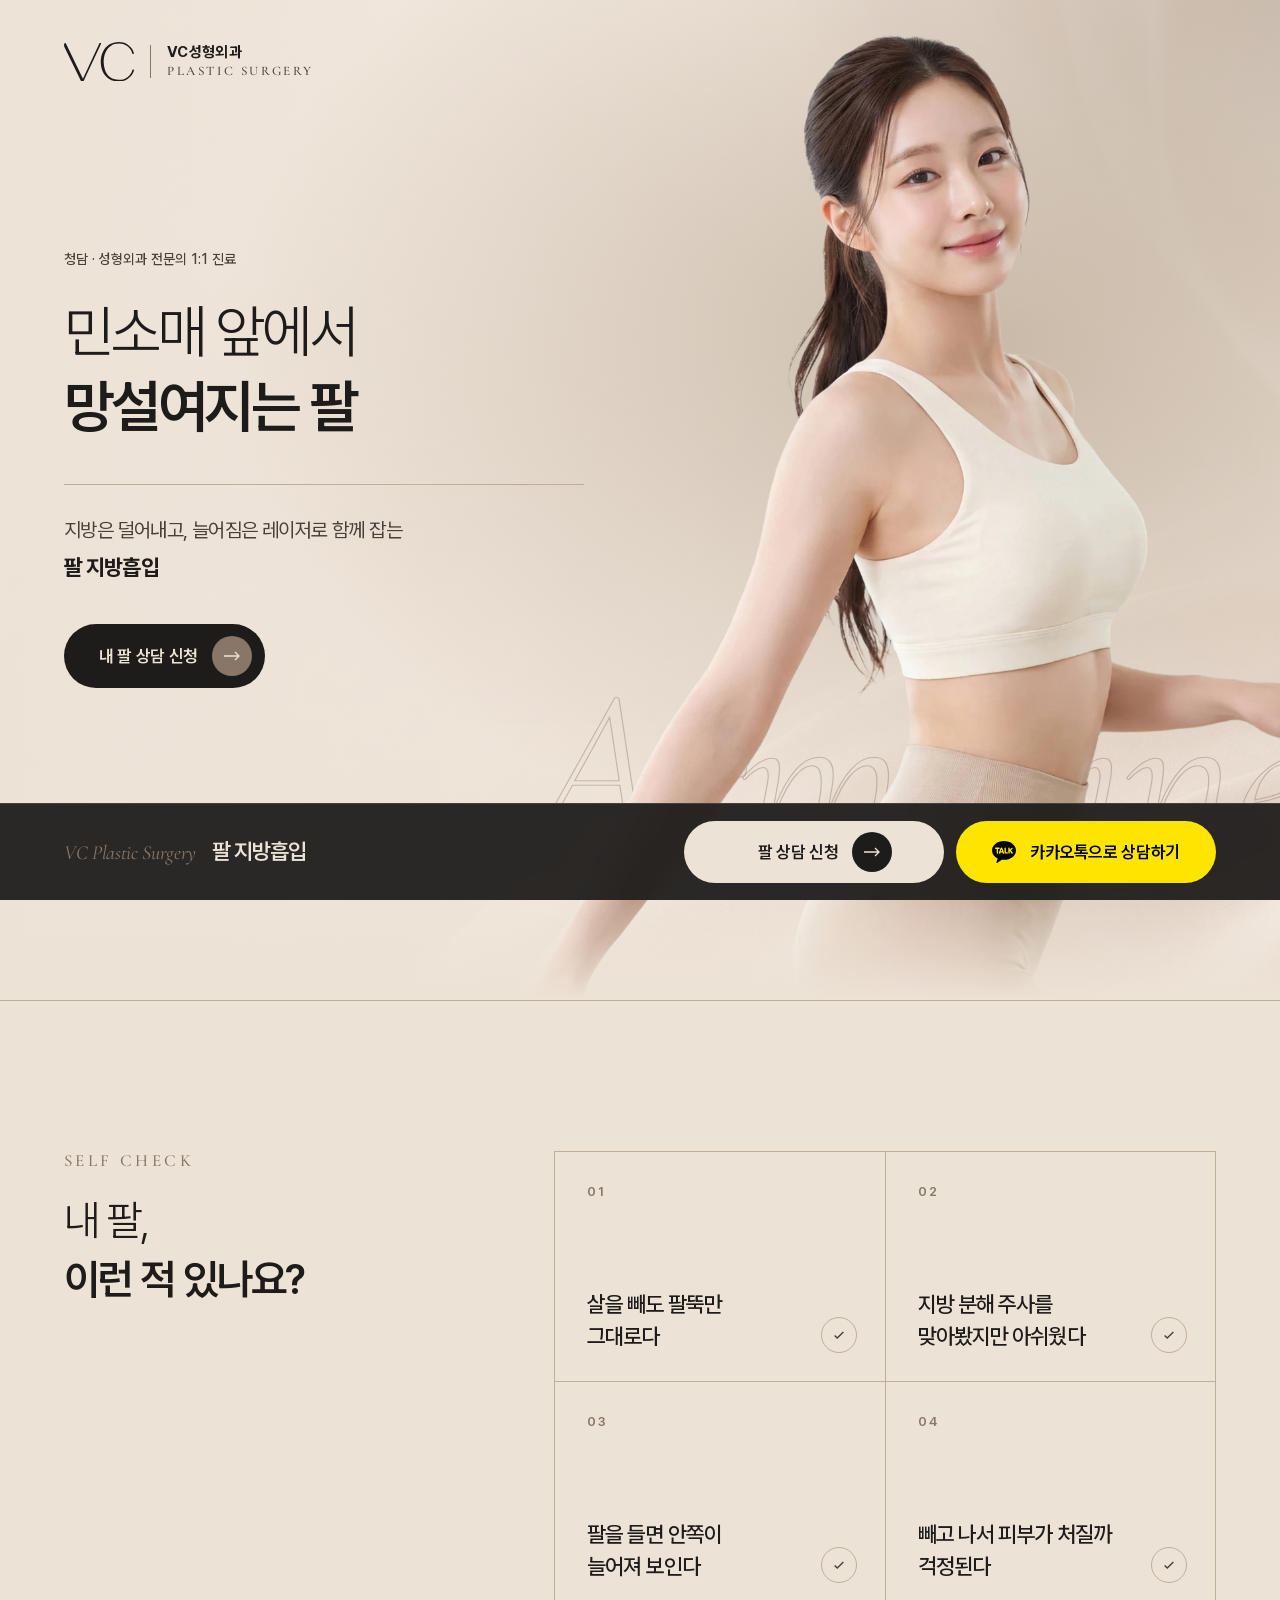
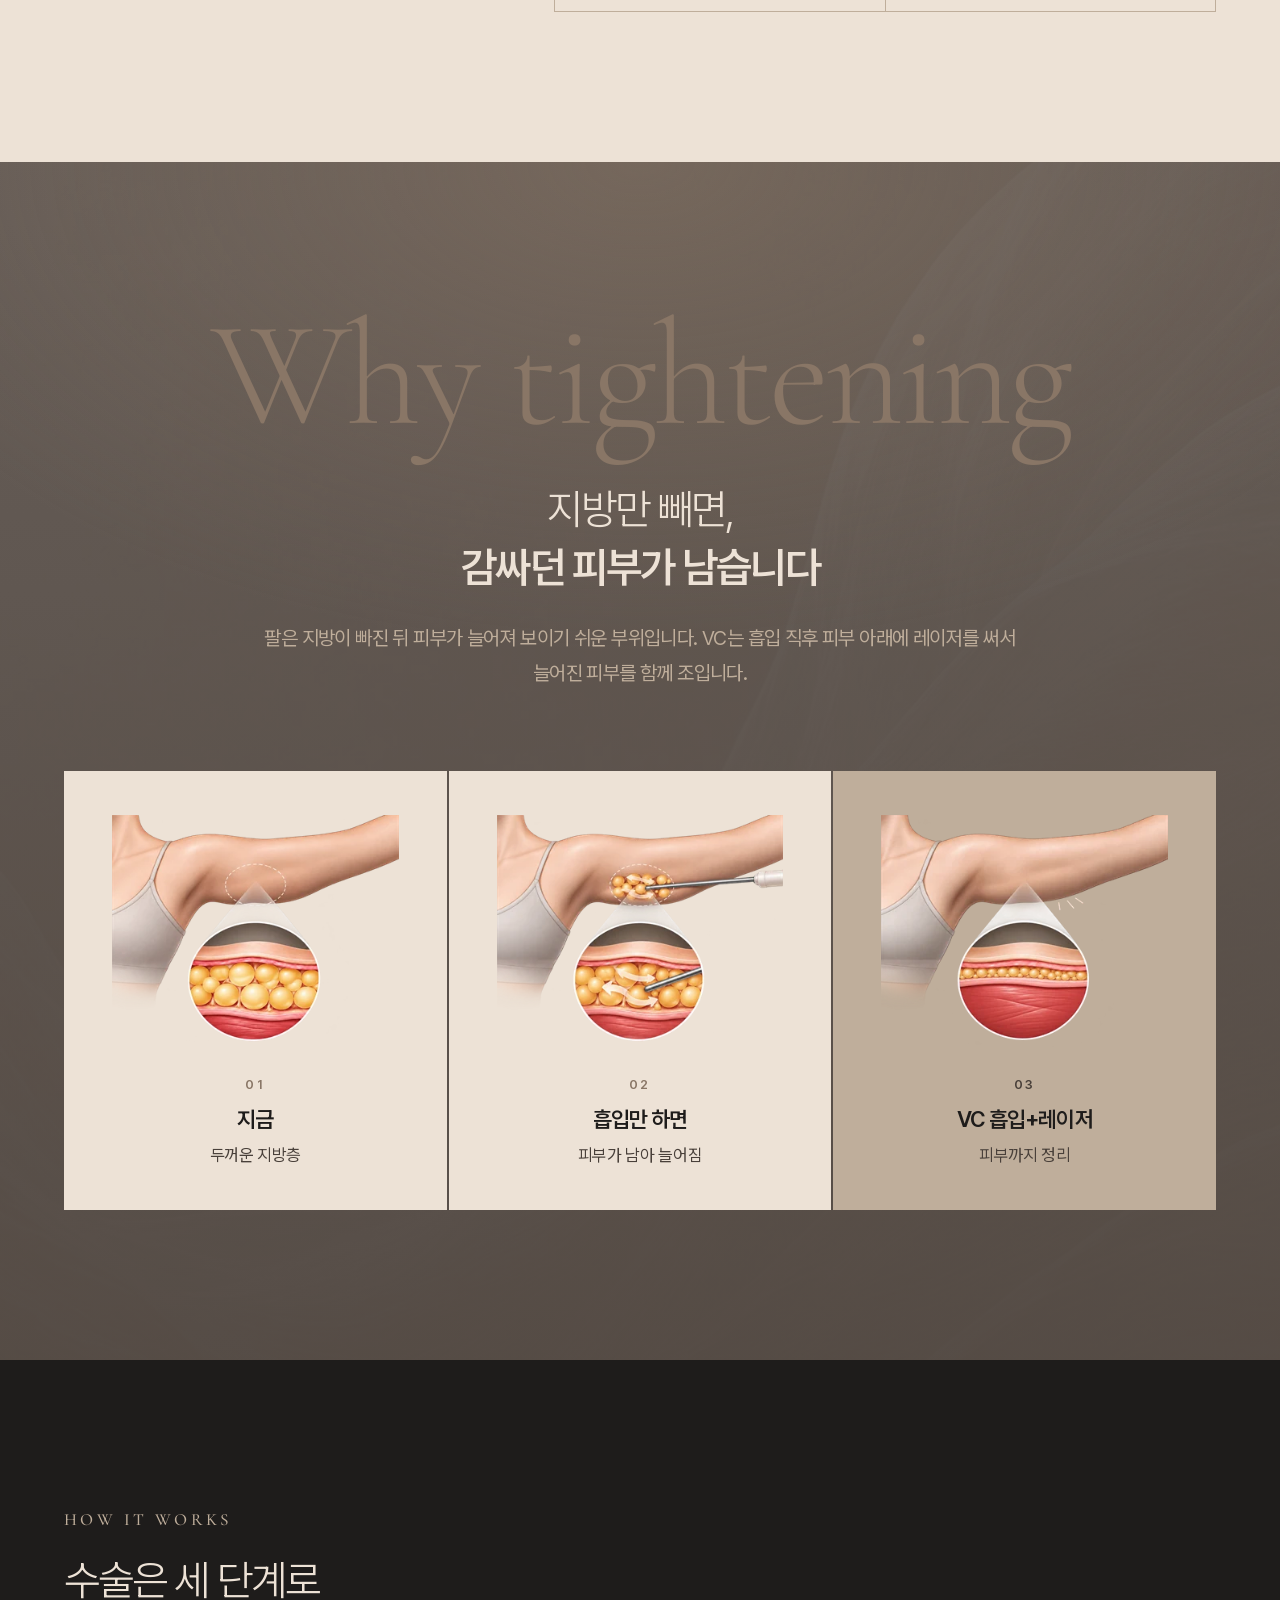
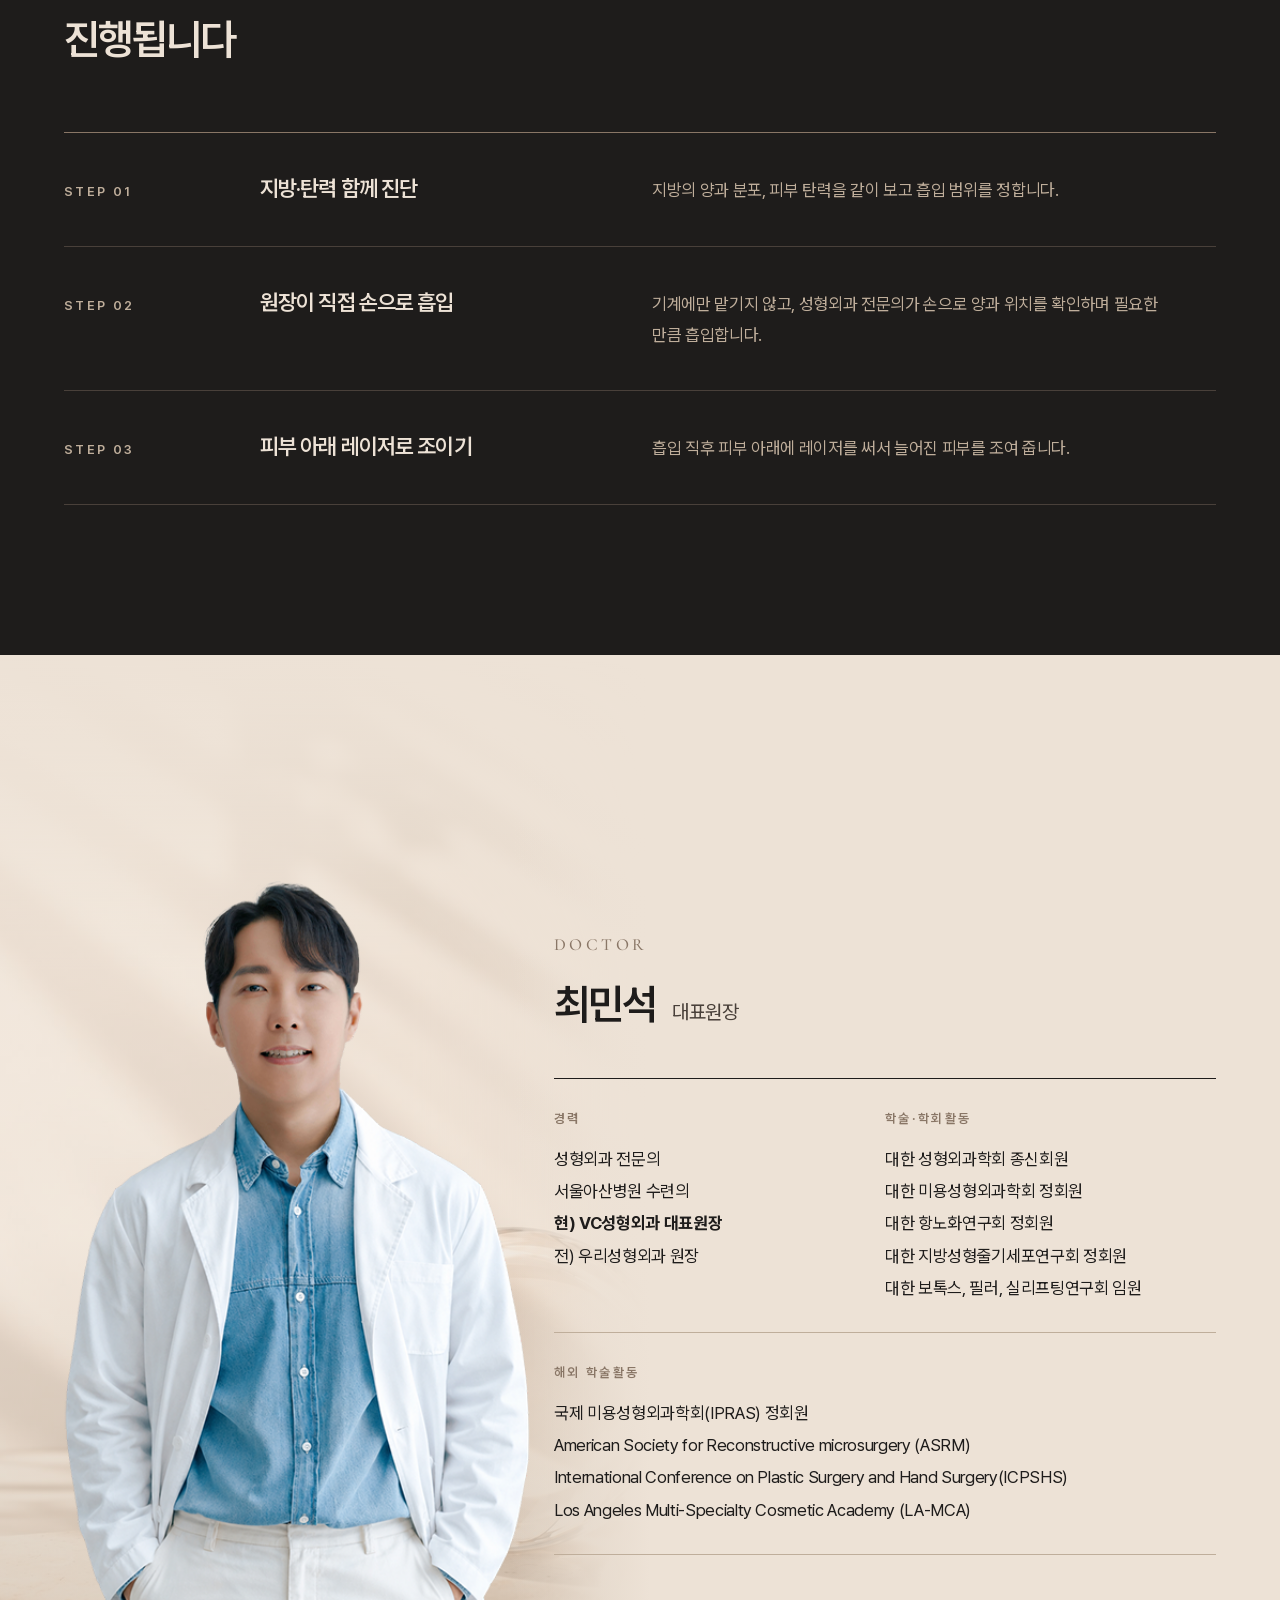
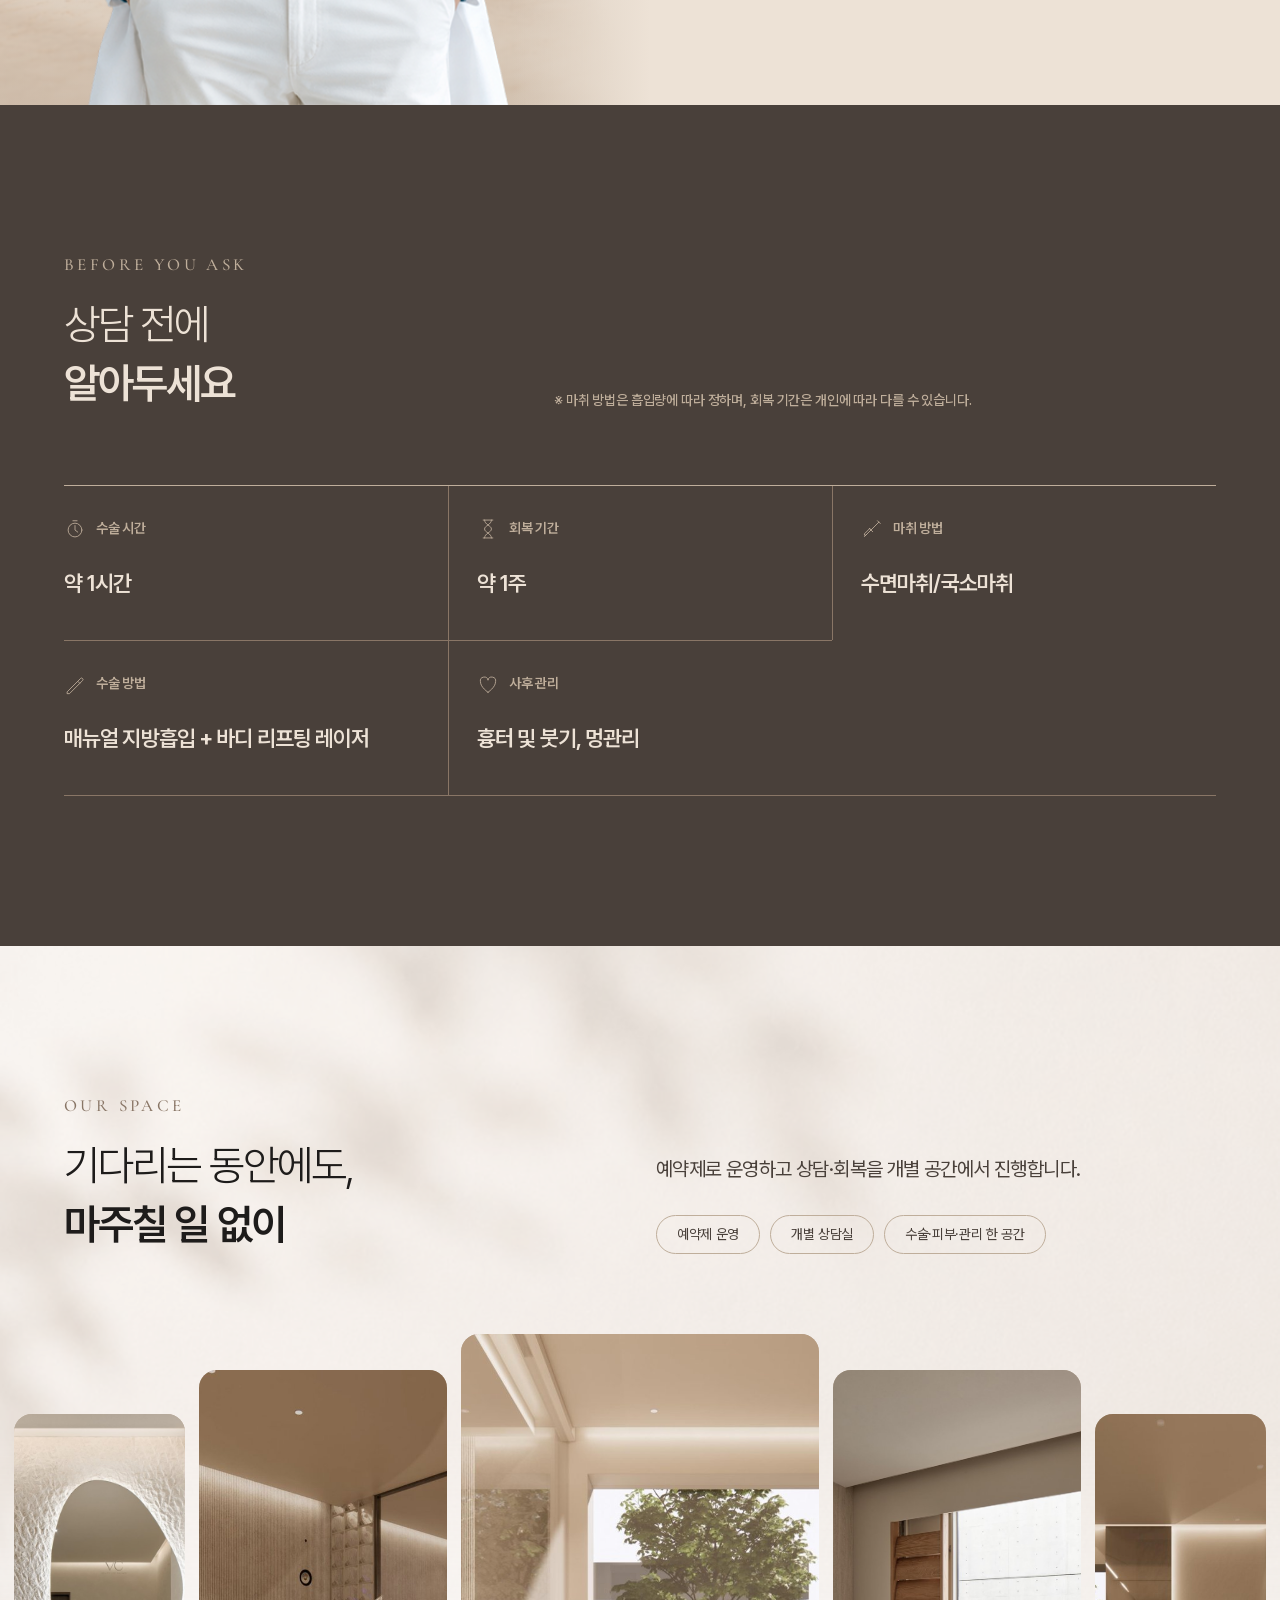
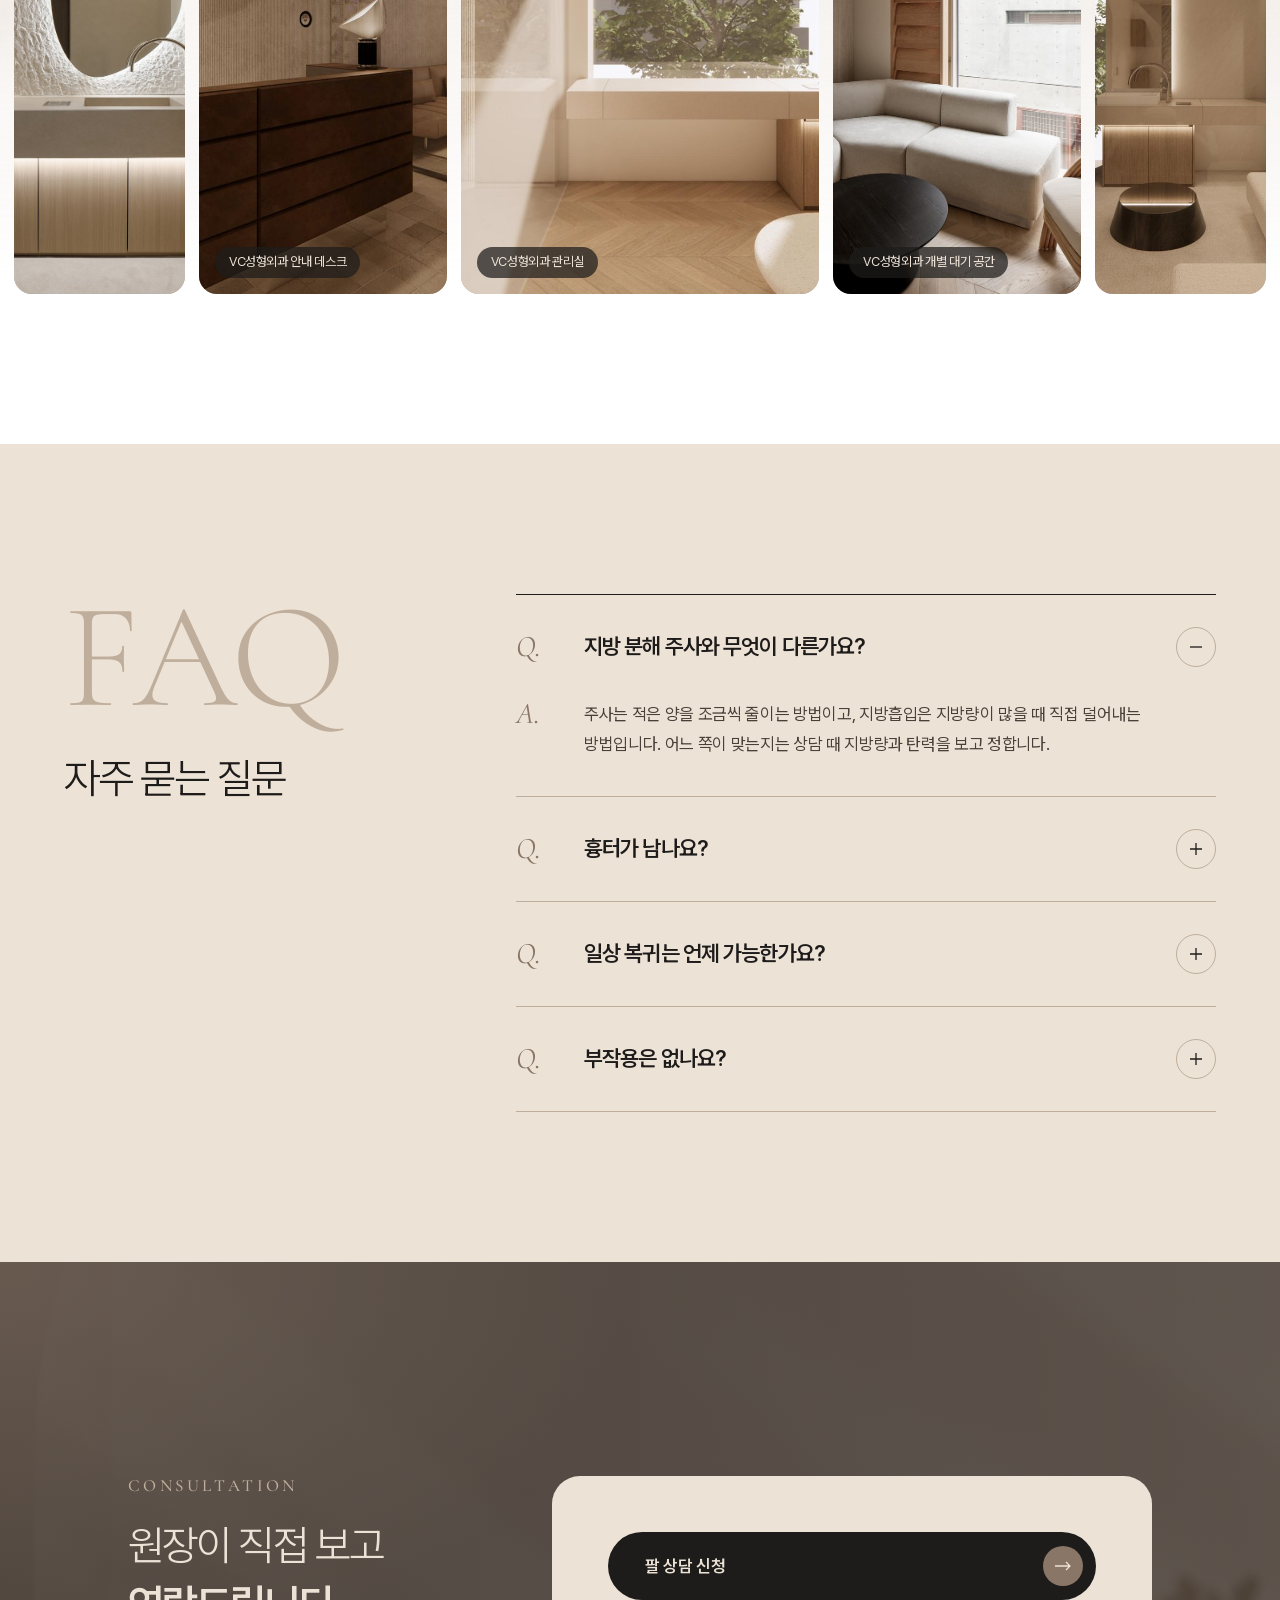
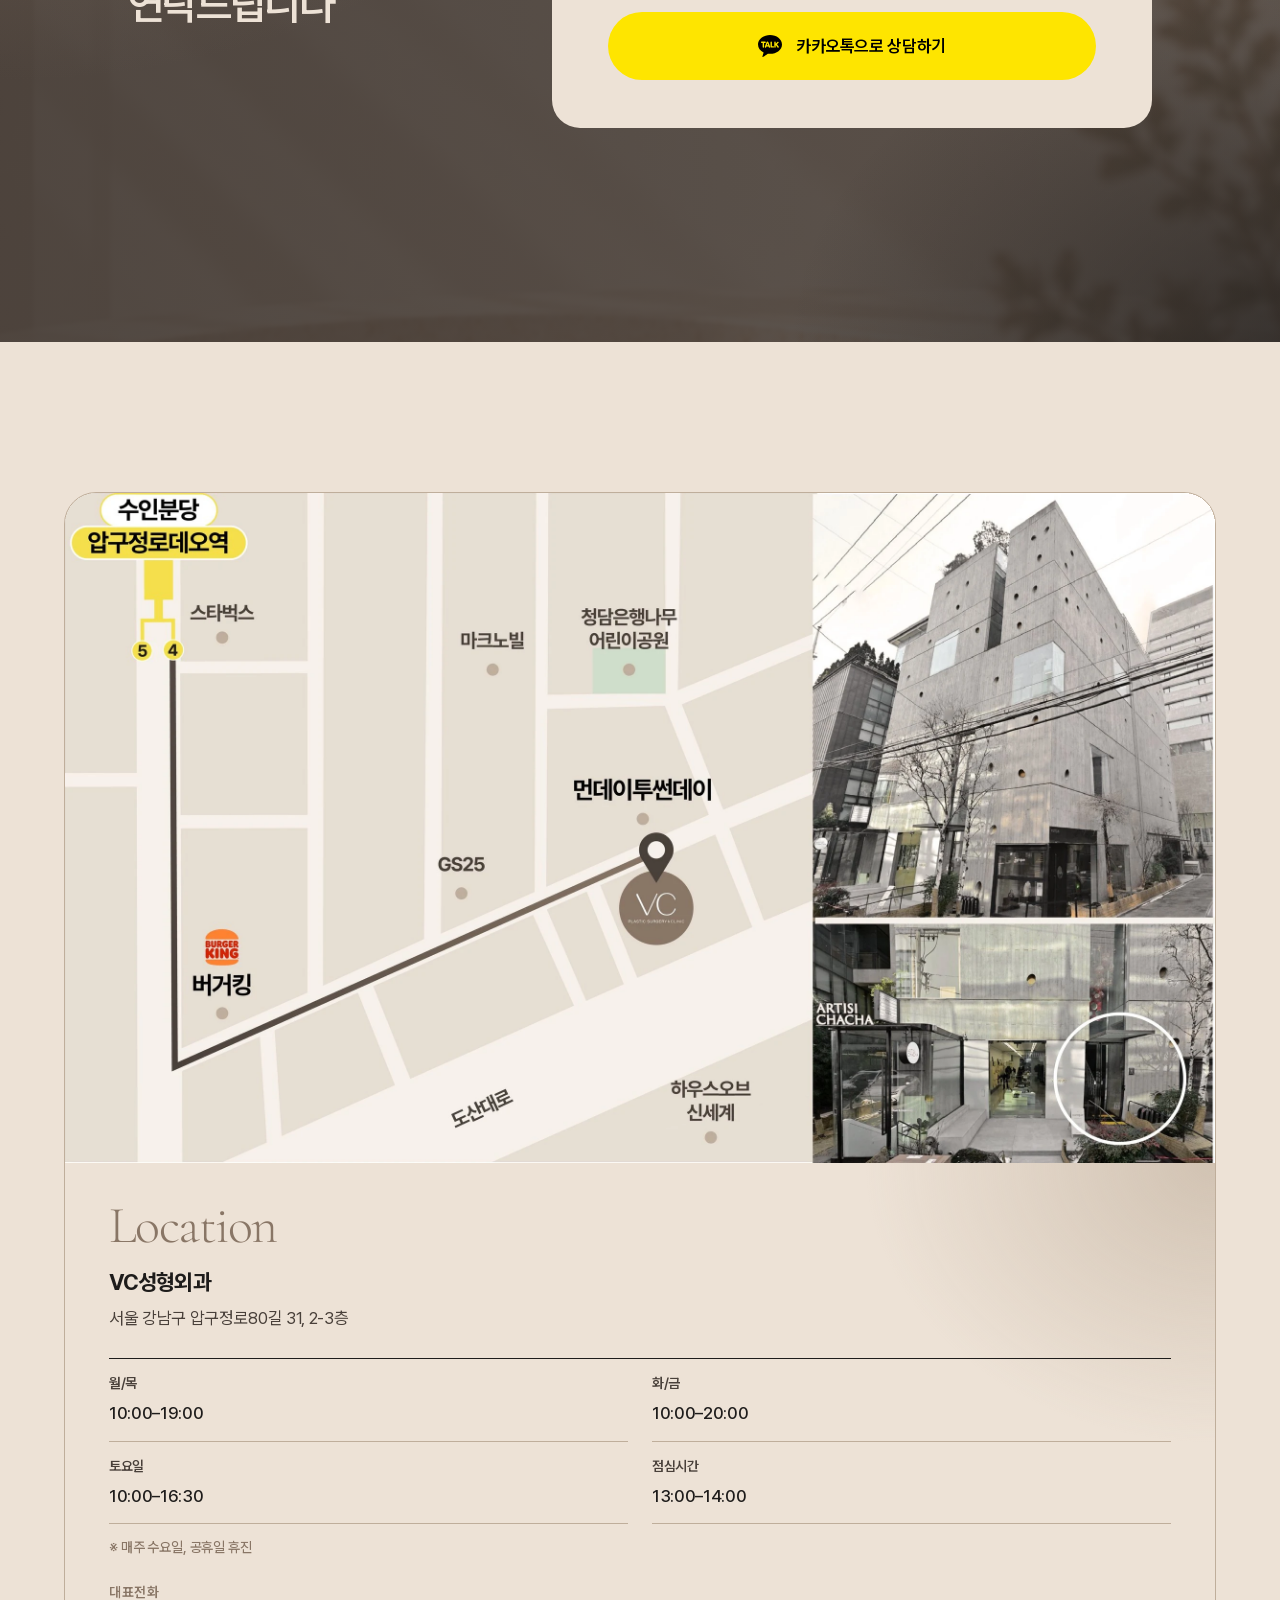
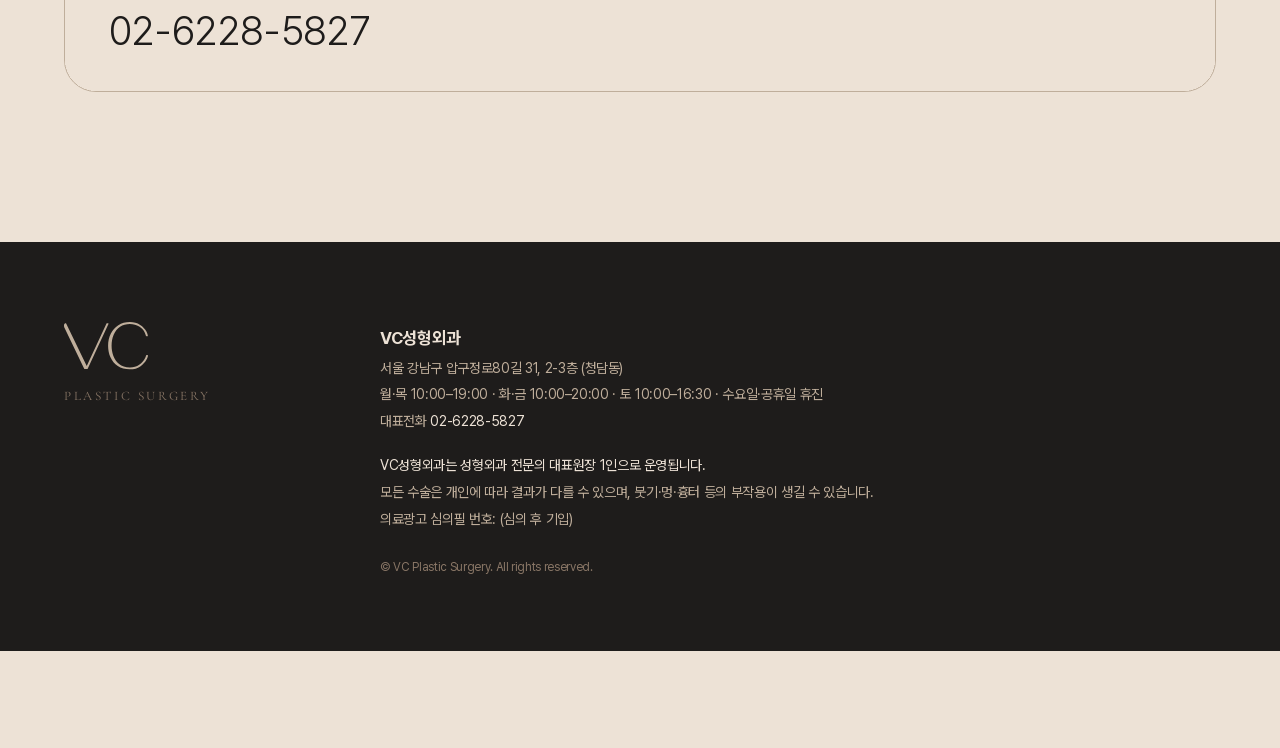
<file: arm/index.html>
<!doctype html>
<html lang="ko">
<head>
<meta charset="utf-8">
<meta name="viewport" content="width=device-width,initial-scale=1,viewport-fit=cover">
<title>VC성형외과 팔 지방흡입</title>
<meta name="description" content="민소매 앞에서 망설여지는 팔. 지방은 덜어내고, 늘어짐은 레이저로 함께 잡는 팔 지방흡입 — 청담 · 성형외과 전문의 1:1 진료.">
<meta property="og:type" content="website">
<meta property="og:title" content="VC성형외과 팔 지방흡입">
<meta property="og:description" content="민소매 앞에서 망설여지는 팔. 지방은 덜어내고, 늘어짐은 레이저로 함께 잡는 팔 지방흡입 — 청담 · 성형외과 전문의 1:1 진료.">
<meta name="theme-color" content="#EDE2D6">
<link rel="icon" href="../assets/img/favicon.svg" type="image/svg+xml">
<link rel="preload" href="../assets/fonts/PretendardVariable-subset.woff2" as="font" type="font/woff2" crossorigin>
<link rel="stylesheet" href="../assets/css/landing.css">
</head>
<body>
<div class="lf" data-proc="arm">

<section class="hero h-arm" id="arm-top" data-anchor="top">
<img decoding="async" class="bgi" src="../assets/img/bg-hero-veil.jpg" alt="" aria-hidden="true">
<div class="hero-glow" aria-hidden="true"></div>
<p class="hero-wm deco" aria-hidden="true">Arm Line</p>
<div class="hero-media">
<img decoding="async" class="hero-img" src="../assets/img/hero-arm.webp" alt="민소매 차림 여성 모델 사진">
<div class="hero-fade" aria-hidden="true"></div>
</div>
<div class="in">
<div class="top"><a class="logo" href="#arm-top"><svg class="vcm" viewBox="0 0 246.95 139.24" role="img" aria-label="VC"><g fill="currentColor"><path d="M130.55,4.26c-.35-.54-.94-.87-1.59-.87h-2.28c-.73,0-1.4.43-1.71,1.09l-58.13,125.22L6.28,4.45c-.31-.65-.98-1.06-1.7-1.06-.93,0-2.64.37-3.7,2.82-.58,1.35-.88,2.99-.88,4.87,0,2.01.34,3.79,1.02,5.31l58.35,120.77c.31.65.98,1.06,1.7,1.06h6.85c.73,0,1.4-.43,1.71-1.09L130.67,6.06c.27-.59.23-1.26-.12-1.81Z"></path><path d="M245.06,96.93h-1.97c-.89,0-1.67.64-1.85,1.52-.45,2.28-.88,4.44-4.3,10.61-3.34,6.02-8.69,11.69-15.93,16.87-7.14,5.11-16.33,7.7-27.32,7.7-13.17,0-23.85-3.31-31.76-9.84-7.98-6.59-13.69-14.81-16.98-24.42-3.34-9.74-5.03-19.75-5.03-29.74,0-12.15,2.17-23.19,6.45-32.83,4.24-9.57,10.46-17.24,18.49-22.82,7.99-5.55,17.69-8.36,28.82-8.36s19.1,2.39,27.39,7.75c7.05,4.55,12.52,10.35,15.83,16.77,1.74,3.38,3.26,7.9,3.86,10.6.19.86.96,1.48,1.84,1.48h1.97c1.04,0,1.88-.84,1.88-1.88,0-3.11-2.78-9.54-4.53-12.86-3.92-7.42-10.08-13.94-17.83-18.85-9.41-5.96-18.79-8.62-30.41-8.62-12.93,0-24.36,3.09-33.96,9.18-9.6,6.08-17.1,14.53-22.29,25.1-5.17,10.51-7.79,22.41-7.79,35.35,0,12.18,2.34,23.68,6.97,34.17,4.66,10.59,11.89,19.23,21.49,25.7,9.61,6.48,21.58,9.76,35.58,9.76,12.19,0,22.45-2.92,30.5-8.68,7.95-5.69,13.91-12,17.71-18.74,3.72-6.6,5.04-10.01,5.04-13.01,0-1.04-.84-1.88-1.88-1.88Z"></path></g></svg><span class="logo-t"><span class="logo-k">VC성형외과</span><span class="logo-e">PLASTIC SURGERY</span></span></a></div>
<div class="hero-tx">
<p class="hero-pre">청담 · 성형외과 전문의 1:1 진료</p>
<h1 class="h1">민소매 앞에서 <span class="t2">망설여지는 팔</span></h1>
<p class="hero-sub"><span class="r-sub">지방은 덜어내고, 늘어짐은 레이저로 함께 잡는</span><b class="hs-n">팔 지방흡입</b></p>
<div class="cta"><a class="btn b-ink" href="https://vcps.kr/contact">내 팔 상담 신청<span class="arw" aria-hidden="true"><svg viewBox="0 0 16 10" fill="none" stroke="currentColor" stroke-width="1.3"><path d="M0 5h15M11 1l4 4-4 4"></path></svg></span></a></div>
</div>
</div>
</section>





<section class="sec rule" id="arm-check" data-anchor="check">
<div class="in g12">
<div class="c-l"><p class="r-label">Self check</p><h2 class="r-h2">내 팔, <span class="t2">이런 적 있나요?</span></h2></div>
<div class="c-r">
<div class="chks" role="group" aria-label="자가 체크">

<button type="button" class="chk" aria-pressed="false">
<span class="r-num">01</span>
<span class="chk-t r-card">살을 빼도 팔뚝만 그대로다</span>
<span class="chk-i" aria-hidden="true"><svg viewBox="0 0 16 16" fill="none" stroke="#49403A" stroke-width="1.6"><path d="M3 8.5l3 3 7-7"></path></svg></span>
</button>

<button type="button" class="chk" aria-pressed="false">
<span class="r-num">02</span>
<span class="chk-t r-card">지방 분해 주사를 맞아봤지만 아쉬웠다</span>
<span class="chk-i" aria-hidden="true"><svg viewBox="0 0 16 16" fill="none" stroke="#49403A" stroke-width="1.6"><path d="M3 8.5l3 3 7-7"></path></svg></span>
</button>

<button type="button" class="chk" aria-pressed="false">
<span class="r-num">03</span>
<span class="chk-t r-card">팔을 들면 안쪽이 늘어져 보인다</span>
<span class="chk-i" aria-hidden="true"><svg viewBox="0 0 16 16" fill="none" stroke="#49403A" stroke-width="1.6"><path d="M3 8.5l3 3 7-7"></path></svg></span>
</button>

<button type="button" class="chk" aria-pressed="false">
<span class="r-num">04</span>
<span class="chk-t r-card">빼고 나서 피부가 처질까 걱정된다</span>
<span class="chk-i" aria-hidden="true"><svg viewBox="0 0 16 16" fill="none" stroke="#49403A" stroke-width="1.6"><path d="M3 8.5l3 3 7-7"></path></svg></span>
</button>

</div>
<div data-if="checkCta" hidden class="chk-cta"><a class="btn b-ink" href="https://vcps.kr/contact">내 팔 상담 신청<span class="arw" aria-hidden="true"><svg viewBox="0 0 16 10" fill="none" stroke="currentColor" stroke-width="1.3"><path d="M0 5h15M11 1l4 4-4 4"></path></svg></span></a></div>
</div>
</div>
</section>

<section class="why-s on-dk ctr" id="arm-principle" data-anchor="principle">
<img loading="lazy" decoding="async" class="bgi" src="../assets/img/bg-why-silk.jpg" alt="" aria-hidden="true">
<div class="in">
<p class="giant deco">Why tightening</p>
<h2 class="r-h2">지방만 빼면, <span class="t2">감싸던 피부가 남습니다</span></h2>
<p class="r-sub">팔은 지방이 빠진 뒤 피부가 늘어져 보이기 쉬운 부위입니다. VC는 흡입 직후 피부 아래에 레이저를 써서 늘어진 피부를 함께 조입니다.</p>
<div class="why">
<div class="wy"><img loading="lazy" decoding="async" class="wy-img" src="../assets/img/arm-diagram-01.webp" alt="설명 그림 01 지금 — 팔 안쪽의 두꺼운 지방층" width="356" height="290"><div class="wy-tx"><span class="r-num">01</span><p class="r-card">지금</p><p class="r-body">두꺼운 지방층</p></div></div>
<div class="wy"><img loading="lazy" decoding="async" class="wy-img" src="../assets/img/arm-diagram-02.webp" alt="설명 그림 02 흡입만 하면 — 지방을 흡입하는 모습" width="356" height="290"><div class="wy-tx"><span class="r-num">02</span><p class="r-card">흡입만 하면</p><p class="r-body">피부가 남아 늘어짐</p></div></div>
<div class="wy on"><img loading="lazy" decoding="async" class="wy-img" src="../assets/img/arm-diagram-03.webp" alt="설명 그림 03 VC 흡입+레이저 — 지방이 줄고 피부까지 정리된 모습" width="356" height="290"><div class="wy-tx"><span class="r-num">03</span><p class="r-card">VC 흡입+레이저</p><p class="r-body">피부까지 정리</p></div></div>
</div>
</div>
</section>

<section class="sec bg-ink on-dk" id="arm-steps" data-anchor="steps">
<div class="in g12">
<div class="c-l"><p class="r-label">How it works</p><h2 class="r-h2">수술은 세 단계로 <span class="t2">진행됩니다</span></h2></div>
</div>
<div class="in">
<ol class="steps">

<li class="stp"><p class="stp-no r-num">STEP 01</p><h3 class="stp-t r-card">지방·탄력 함께 진단</h3><p class="stp-d r-body">지방의 양과 분포, 피부 탄력을 같이 보고 흡입 범위를 정합니다.</p></li>

<li class="stp"><p class="stp-no r-num">STEP 02</p><h3 class="stp-t r-card">원장이 직접 손으로 흡입</h3><p class="stp-d r-body">기계에만 맡기지 않고, 성형외과 전문의가 손으로 양과 위치를 확인하며 필요한 만큼 흡입합니다.</p></li>

<li class="stp"><p class="stp-no r-num">STEP 03</p><h3 class="stp-t r-card">피부 아래 레이저로 조이기</h3><p class="stp-d r-body">흡입 직후 피부 아래에 레이저를 써서 늘어진 피부를 조여 줍니다.</p></li>

</ol>
</div>
</section>

<section class="doc" id="arm-doctor" data-anchor="doctor">
<img loading="lazy" decoding="async" class="bgi" src="../assets/img/bg-doctor-wall.jpg" alt="" aria-hidden="true">
<div class="in g12">
<div class="doc-ph"><img loading="lazy" decoding="async" src="../assets/img/doctor.png" alt="최민석 대표원장"></div>
<div class="doc-tx">
<p class="r-label">Doctor</p>
<h2 class="doc-name"><span class="doc-nm">최민석</span><span class="r-sub">대표원장</span></h2>
<div class="cvg">

<div class="cvb">
<h3 class="cv-h r-num">경력</h3>
<ul class="cv">
<li><span class="">성형외과 전문의</span></li><li><span class="">서울아산병원 수련의</span></li><li><span class="cv-b">현) VC성형외과 대표원장</span></li><li><span class="">전) 우리성형외과 원장</span></li>
</ul>
</div>

<div class="cvb">
<h3 class="cv-h r-num">학술·학회활동</h3>
<ul class="cv">
<li><span class="">대한 성형외과학회 종신회원</span></li><li><span class="">대한 미용성형외과학회 정회원</span></li><li><span class="">대한 항노화연구회 정회원</span></li><li><span class="">대한 지방성형줄기세포연구회 정회원</span></li><li><span class="">대한 보톡스, 필러, 실리프팅연구회 임원</span></li>
</ul>
</div>

<div class="cvb cvb-w">
<h3 class="cv-h r-num">해외 학술활동</h3>
<ul class="cv">
<li><span class="">국제 미용성형외과학회(IPRAS) 정회원</span></li><li><span class="">American Society for Reconstructive microsurgery (ASRM)</span></li><li><span class="">International Conference on Plastic Surgery and Hand Surgery(ICPSHS)</span></li><li><span class="">Los Angeles Multi-Specialty Cosmetic Academy (LA-MCA)</span></li>
</ul>
</div>

</div>
</div>
</div>
</section>

<section class="sec info-s on-dk" id="arm-info" data-anchor="info">
<div class="in g12">
<div class="c-l"><p class="r-label">Before you ask</p><h2 class="r-h2">상담 전에 <span class="t2">알아두세요</span></h2></div>
<div class="c-r" style="align-self: end"><p class="r-cau">※ 마취 방법은 흡입량에 따라 정하며, 회복 기간은 개인에 따라 다를 수 있습니다.</p></div>
</div>
<div class="in">
<div class="spec">
<div class="sp-c"><p class="sp-k"><svg viewBox="0 0 64 64" fill="none" stroke="#BFAE9B" stroke-width="2.5" stroke-linecap="round" aria-hidden="true"><circle cx="32" cy="35" r="20"></circle><path d="M32 22v13l8 6M26 8h12"></path></svg>수술 시간</p><p class="sp-v">약 1시간</p></div>
<div class="sp-c"><p class="sp-k"><svg viewBox="0 0 64 64" fill="none" stroke="#BFAE9B" stroke-width="2.5" stroke-linecap="round" aria-hidden="true"><path d="M18 6h28M18 58h28M22 6c0 14 20 16 20 26S22 44 22 58M42 6c0 14-20 16-20 26s20 12 20 26"></path></svg>회복 기간</p><p class="sp-v">약 1주</p></div>
<div class="sp-c"><p class="sp-k"><svg viewBox="0 0 64 64" fill="none" stroke="#BFAE9B" stroke-width="2.5" stroke-linecap="round" aria-hidden="true"><path d="M48 8l8 8M52 12L28 36M24 30l10 10M30 34L14 50l-4 0 0-4 16-16M10 54l6-6"></path></svg>마취 방법</p><p class="sp-v">수면마취/국소마취</p></div>
<div class="sp-c"><p class="sp-k"><svg viewBox="0 0 64 64" fill="none" stroke="#BFAE9B" stroke-width="2.5" stroke-linecap="round" aria-hidden="true"><path d="M10 54L40 24l6 6-30 30H10z"></path><path d="M40 24l8-8a4 4 0 0 1 6 6l-8 8"></path></svg>수술 방법</p><p class="sp-v">매뉴얼 지방흡입 + 바디 리프팅 레이저</p></div>
<div class="sp-c"><p class="sp-k"><svg viewBox="0 0 64 64" fill="none" stroke="#BFAE9B" stroke-width="2.5" stroke-linecap="round" aria-hidden="true"><path d="M32 56S10 42 10 25a11 11 0 0 1 22-4 11 11 0 0 1 22 4c0 17-22 31-22 31z"></path></svg>사후 관리</p><p class="sp-v">흉터 및 붓기, 멍관리</p></div>
</div>
</div>
</section>

<section class="sp-s" id="arm-space" data-anchor="space">
<img loading="lazy" decoding="async" class="bgi sp-bg" src="../assets/img/bg-space-leaf.jpg" alt="" aria-hidden="true">
<div class="in hrow">
<div><p class="r-label">Our space</p><h2 class="r-h2">기다리는 동안에도, <span class="t2">마주칠 일 없이</span></h2></div>
<div>
<p class="r-sub">예약제로 운영하고 상담·회복을 개별 공간에서 진행합니다.</p>
<ul class="sp-list"><li>예약제 운영</li><li>개별 상담실</li><li>수술·피부·관리 한 공간</li></ul>
</div>
</div>
<div class="strip">
<figure><img loading="lazy" decoding="async" src="../assets/img/space-interior-1.jpg" alt="VC성형외과 내부 공간"></figure>
<figure><img loading="lazy" decoding="async" src="../assets/img/space-desk.jpg" alt="VC성형외과 안내 데스크"><figcaption>VC성형외과 안내 데스크</figcaption></figure>
<figure><img loading="lazy" decoding="async" src="../assets/img/space-care-room.jpg" alt="VC성형외과 관리실"><figcaption>VC성형외과 관리실</figcaption></figure>
<figure><img loading="lazy" decoding="async" src="../assets/img/space-waiting.jpg" alt="VC성형외과 개별 대기 공간"><figcaption>VC성형외과 개별 대기 공간</figcaption></figure>
<figure><img loading="lazy" decoding="async" src="../assets/img/space-interior-2.jpg" alt="VC성형외과 내부 공간"></figure>
</div>
</section>



<section class="sec" id="arm-faq" data-anchor="faq">
<div class="in faq-g">
<div><p class="faq-d deco" aria-hidden="true">FAQ</p><h2 class="r-h2">자주 묻는 질문</h2></div>
<div class="faqs">

<div class="fqi">
<h3 style="margin: 0; font-size: inherit"><button type="button" class="fq" aria-expanded="true" aria-controls="arm-faq-0"><span class="qa" aria-hidden="true">Q.</span><span class="r-card">지방 분해 주사와 무엇이 다른가요?</span><span class="pm" aria-hidden="true">
<svg data-if="f.open:0" viewBox="0 0 16 16" fill="none" stroke="#1E1C1B" stroke-width="1.3"><path d="M2 8h12"></path></svg>
<svg data-if="f.closed:0" hidden viewBox="0 0 16 16" fill="none" stroke="#1E1C1B" stroke-width="1.3"><path d="M2 8h12M8 2v12"></path></svg>
</span></button></h3>
<div data-if="f.open:0" class="fa" id="arm-faq-0"><span class="qa" aria-hidden="true">A.</span><p class="r-body">주사는 적은 양을 조금씩 줄이는 방법이고, 지방흡입은 지방량이 많을 때 직접 덜어내는 방법입니다. 어느 쪽이 맞는지는 상담 때 지방량과 탄력을 보고 정합니다.</p></div>
</div>

<div class="fqi">
<h3 style="margin: 0; font-size: inherit"><button type="button" class="fq" aria-expanded="false" aria-controls="arm-faq-1"><span class="qa" aria-hidden="true">Q.</span><span class="r-card">흉터가 남나요?</span><span class="pm" aria-hidden="true">
<svg data-if="f.open:1" hidden viewBox="0 0 16 16" fill="none" stroke="#1E1C1B" stroke-width="1.3"><path d="M2 8h12"></path></svg>
<svg data-if="f.closed:1" viewBox="0 0 16 16" fill="none" stroke="#1E1C1B" stroke-width="1.3"><path d="M2 8h12M8 2v12"></path></svg>
</span></button></h3>
<div data-if="f.open:1" hidden class="fa" id="arm-faq-1"><span class="qa" aria-hidden="true">A.</span><p class="r-body">흡입을 위한 작은 절개 부위가 있습니다. 위치와 관리 방법은 상담 때 직접 안내드립니다.</p></div>
</div>

<div class="fqi">
<h3 style="margin: 0; font-size: inherit"><button type="button" class="fq" aria-expanded="false" aria-controls="arm-faq-2"><span class="qa" aria-hidden="true">Q.</span><span class="r-card">일상 복귀는 언제 가능한가요?</span><span class="pm" aria-hidden="true">
<svg data-if="f.open:2" hidden viewBox="0 0 16 16" fill="none" stroke="#1E1C1B" stroke-width="1.3"><path d="M2 8h12"></path></svg>
<svg data-if="f.closed:2" viewBox="0 0 16 16" fill="none" stroke="#1E1C1B" stroke-width="1.3"><path d="M2 8h12M8 2v12"></path></svg>
</span></button></h3>
<div data-if="f.open:2" hidden class="fa" id="arm-faq-2"><span class="qa" aria-hidden="true">A.</span><p class="r-body">회복 기간은 보통 1주 안팎이며 개인에 따라 다릅니다. 수술 후 압박밴드를 착용합니다.</p></div>
</div>

<div class="fqi">
<h3 style="margin: 0; font-size: inherit"><button type="button" class="fq" aria-expanded="false" aria-controls="arm-faq-3"><span class="qa" aria-hidden="true">Q.</span><span class="r-card">부작용은 없나요?</span><span class="pm" aria-hidden="true">
<svg data-if="f.open:3" hidden viewBox="0 0 16 16" fill="none" stroke="#1E1C1B" stroke-width="1.3"><path d="M2 8h12"></path></svg>
<svg data-if="f.closed:3" viewBox="0 0 16 16" fill="none" stroke="#1E1C1B" stroke-width="1.3"><path d="M2 8h12M8 2v12"></path></svg>
</span></button></h3>
<div data-if="f.open:3" hidden class="fa" id="arm-faq-3"><span class="qa" aria-hidden="true">A.</span><p class="r-body">붓기·멍이 생길 수 있고, 드물게 표면이 고르지 않아 보이는 등의 증상이 나타날 수 있습니다. 상담 때 원장이 직접 자세히 안내드립니다.</p></div>
</div>

</div>
</div>
</section>

<section class="form-s" id="arm-consult" data-anchor="consult">
<img loading="lazy" decoding="async" class="bgi" src="../assets/img/bg-consult-arch.jpg" alt="" aria-hidden="true">
<div class="in">
<div class="fcard on-dk">
<div class="fcard-g">
<div>
<p class="r-label">Consultation</p>
<h2 class="r-h2">원장이 직접 보고 <span class="t2">연락드립니다</span></h2>
</div>
<div class="fpanel">
<div class="form form-links">
<a class="btn b-ink submit" href="https://vcps.kr/contact">팔 상담 신청<span class="arw" aria-hidden="true"><svg viewBox="0 0 16 10" fill="none" stroke="currentColor" stroke-width="1.3"><path d="M0 5h15M11 1l4 4-4 4"></path></svg></span></a>
<a class="btn b-kakao f-kakao" href="https://pf.kakao.com/_YVGfX" target="_blank" rel="noopener noreferrer"><svg class="kk" viewBox="0 0 208 191.94" aria-hidden="true"><g fill="#000000"><polygon points="76.01 89.49 87.99 89.49 87.99 89.49 82 72.47 76.01 89.49"></polygon><path d="M104,0C46.56,0,0,36.71,0,82c0,29.28,19.47,55,48.75,69.48-1.59,5.49-10.24,35.34-10.58,37.69,0,0-.21,1.76.93,2.43a3.14,3.14,0,0,0,2.48.15c3.28-.46,38-24.81,44-29A131.56,131.56,0,0,0,104,164c57.44,0,104-36.71,104-82S161.44,0,104,0ZM52.53,69.27c-.13,11.6.1,23.8-.09,35.22-.06,3.65-2.16,4.74-5,5.78a1.88,1.88,0,0,1-1,.07c-3.25-.64-5.84-1.8-5.92-5.84-.23-11.41.07-23.63-.09-35.23-2.75-.11-6.67.11-9.22,0-3.54-.23-6-2.48-5.85-5.83s1.94-5.76,5.91-5.82c9.38-.14,21-.14,30.38,0,4,.06,5.78,2.48,5.9,5.82s-2.3,5.6-5.83,5.83C59.2,69.38,55.29,69.16,52.53,69.27Zm50.4,40.45a9.24,9.24,0,0,1-3.82.83c-2.5,0-4.41-1-5-2.65l-3-7.78H72.85l-3,7.78c-.58,1.63-2.49,2.65-5,2.65a9.16,9.16,0,0,1-3.81-.83c-1.66-.76-3.25-2.86-1.43-8.52L74,63.42a9,9,0,0,1,8-5.92,9.07,9.07,0,0,1,8,5.93l14.34,37.76C106.17,106.86,104.58,109,102.93,109.72Zm30.32,0H114a5.64,5.64,0,0,1-5.75-5.5V63.5a6.13,6.13,0,0,1,12.25,0V98.75h12.75a5.51,5.51,0,1,1,0,11Zm47-4.52A6,6,0,0,1,169.49,108L155.42,89.37l-2.08,2.08v13.09a6,6,0,0,1-12,0v-41a6,6,0,0,1,12,0V76.4l16.74-16.74a4.64,4.64,0,0,1,3.33-1.34,6.08,6.08,0,0,1,5.9,5.58A4.7,4.7,0,0,1,178,67.55L164.3,81.22l14.77,19.57A6,6,0,0,1,180.22,105.23Z"></path></g></svg>카카오톡으로 상담하기</a>
</div>
</div>
</div>
</div>
</div>
</section>

<section class="loc-s" id="arm-location" data-anchor="location">
<div class="in">
<div class="loc-g">
<div class="map"><img loading="lazy" decoding="async" src="../assets/img/map.webp" alt="VC성형외과 위치 지도 — 압구정로데오역 4번 출구에서 도보, 서울 강남구 압구정로80길 31"></div>
<div class="loc-tx">
<p class="loc-d deco" aria-hidden="true">Location</p>
<h2 class="loc-nm">VC성형외과</h2>
<p class="addr r-body">서울 강남구 압구정로80길 31, 2-3층</p>
<dl class="hrs">
<div class="hr"><dt class="hr-l">월/목</dt><dd>10:00–19:00</dd></div>
<div class="hr"><dt class="hr-l">화/금</dt><dd>10:00–20:00</dd></div>
<div class="hr"><dt class="hr-l">토요일</dt><dd>10:00–16:30</dd></div>
<div class="hr"><dt class="hr-l">점심시간</dt><dd>13:00–14:00</dd></div>
</dl>
<p class="closed r-cau">※ 매주 수요일, 공휴일 휴진</p>
<div class="telw"><p class="tel-l">대표전화</p><a class="tel" href="tel:02-6228-5827">02-6228-5827</a></div>
</div>
</div>
</div>
</section>

<footer class="foot">
<div class="in foot-g">
<div><svg class="vcm" viewBox="0 0 246.95 139.24" role="img" aria-label="VC"><g fill="currentColor"><path d="M130.55,4.26c-.35-.54-.94-.87-1.59-.87h-2.28c-.73,0-1.4.43-1.71,1.09l-58.13,125.22L6.28,4.45c-.31-.65-.98-1.06-1.7-1.06-.93,0-2.64.37-3.7,2.82-.58,1.35-.88,2.99-.88,4.87,0,2.01.34,3.79,1.02,5.31l58.35,120.77c.31.65.98,1.06,1.7,1.06h6.85c.73,0,1.4-.43,1.71-1.09L130.67,6.06c.27-.59.23-1.26-.12-1.81Z"></path><path d="M245.06,96.93h-1.97c-.89,0-1.67.64-1.85,1.52-.45,2.28-.88,4.44-4.3,10.61-3.34,6.02-8.69,11.69-15.93,16.87-7.14,5.11-16.33,7.7-27.32,7.7-13.17,0-23.85-3.31-31.76-9.84-7.98-6.59-13.69-14.81-16.98-24.42-3.34-9.74-5.03-19.75-5.03-29.74,0-12.15,2.17-23.19,6.45-32.83,4.24-9.57,10.46-17.24,18.49-22.82,7.99-5.55,17.69-8.36,28.82-8.36s19.1,2.39,27.39,7.75c7.05,4.55,12.52,10.35,15.83,16.77,1.74,3.38,3.26,7.9,3.86,10.6.19.86.96,1.48,1.84,1.48h1.97c1.04,0,1.88-.84,1.88-1.88,0-3.11-2.78-9.54-4.53-12.86-3.92-7.42-10.08-13.94-17.83-18.85-9.41-5.96-18.79-8.62-30.41-8.62-12.93,0-24.36,3.09-33.96,9.18-9.6,6.08-17.1,14.53-22.29,25.1-5.17,10.51-7.79,22.41-7.79,35.35,0,12.18,2.34,23.68,6.97,34.17,4.66,10.59,11.89,19.23,21.49,25.7,9.61,6.48,21.58,9.76,35.58,9.76,12.19,0,22.45-2.92,30.5-8.68,7.95-5.69,13.91-12,17.71-18.74,3.72-6.6,5.04-10.01,5.04-13.01,0-1.04-.84-1.88-1.88-1.88Z"></path></g></svg><p class="foot-e">PLASTIC SURGERY</p></div>
<div>
<p><b class="foot-nm">VC성형외과</b><br>서울 강남구 압구정로80길 31, 2-3층 (청담동)<br>월·목 10:00–19:00 · 화·금 10:00–20:00 · 토 10:00–16:30 · 수요일·공휴일 휴진<br>대표전화 <a href="tel:02-6228-5827">02-6228-5827</a></p>
<p style="margin-top: 18px"><span class="foot-one">VC성형외과는 성형외과 전문의 대표원장 1인으로 운영됩니다.</span><br>모든 수술은 개인에 따라 결과가 다를 수 있으며, 붓기·멍·흉터 등의 부작용이 생길 수 있습니다.<br>의료광고 심의필 번호: (심의 후 기입)</p>
<p class="copy">© VC Plastic Surgery. All rights reserved.</p>
</div>
</div>
</footer>

<div class="bar">
<div class="in bar-in">
<p class="bar-nm"><span class="bar-e">VC Plastic Surgery</span><span class="bar-k">팔 지방흡입</span></p>
<a class="btn b-cr" href="https://vcps.kr/contact">팔 상담 신청<span class="arw" aria-hidden="true"><svg viewBox="0 0 16 10" fill="none" stroke="currentColor" stroke-width="1.3"><path d="M0 5h15M11 1l4 4-4 4"></path></svg></span></a>
<a class="btn b-kakao" href="https://pf.kakao.com/_YVGfX" target="_blank" rel="noopener noreferrer"><svg class="kk" viewBox="0 0 208 191.94" aria-hidden="true"><g fill="#000000"><polygon points="76.01 89.49 87.99 89.49 87.99 89.49 82 72.47 76.01 89.49"></polygon><path d="M104,0C46.56,0,0,36.71,0,82c0,29.28,19.47,55,48.75,69.48-1.59,5.49-10.24,35.34-10.58,37.69,0,0-.21,1.76.93,2.43a3.14,3.14,0,0,0,2.48.15c3.28-.46,38-24.81,44-29A131.56,131.56,0,0,0,104,164c57.44,0,104-36.71,104-82S161.44,0,104,0ZM52.53,69.27c-.13,11.6.1,23.8-.09,35.22-.06,3.65-2.16,4.74-5,5.78a1.88,1.88,0,0,1-1,.07c-3.25-.64-5.84-1.8-5.92-5.84-.23-11.41.07-23.63-.09-35.23-2.75-.11-6.67.11-9.22,0-3.54-.23-6-2.48-5.85-5.83s1.94-5.76,5.91-5.82c9.38-.14,21-.14,30.38,0,4,.06,5.78,2.48,5.9,5.82s-2.3,5.6-5.83,5.83C59.2,69.38,55.29,69.16,52.53,69.27Zm50.4,40.45a9.24,9.24,0,0,1-3.82.83c-2.5,0-4.41-1-5-2.65l-3-7.78H72.85l-3,7.78c-.58,1.63-2.49,2.65-5,2.65a9.16,9.16,0,0,1-3.81-.83c-1.66-.76-3.25-2.86-1.43-8.52L74,63.42a9,9,0,0,1,8-5.92,9.07,9.07,0,0,1,8,5.93l14.34,37.76C106.17,106.86,104.58,109,102.93,109.72Zm30.32,0H114a5.64,5.64,0,0,1-5.75-5.5V63.5a6.13,6.13,0,0,1,12.25,0V98.75h12.75a5.51,5.51,0,1,1,0,11Zm47-4.52A6,6,0,0,1,169.49,108L155.42,89.37l-2.08,2.08v13.09a6,6,0,0,1-12,0v-41a6,6,0,0,1,12,0V76.4l16.74-16.74a4.64,4.64,0,0,1,3.33-1.34,6.08,6.08,0,0,1,5.9,5.58A4.7,4.7,0,0,1,178,67.55L164.3,81.22l14.77,19.57A6,6,0,0,1,180.22,105.23Z"></path></g></svg><span class="k-l">카카오톡으로 상담하기</span><span class="k-s">카카오톡 상담</span></a>
</div>
</div>

</div>
<script src="../assets/js/landing.js"></script>
</body>
</html>
</file>
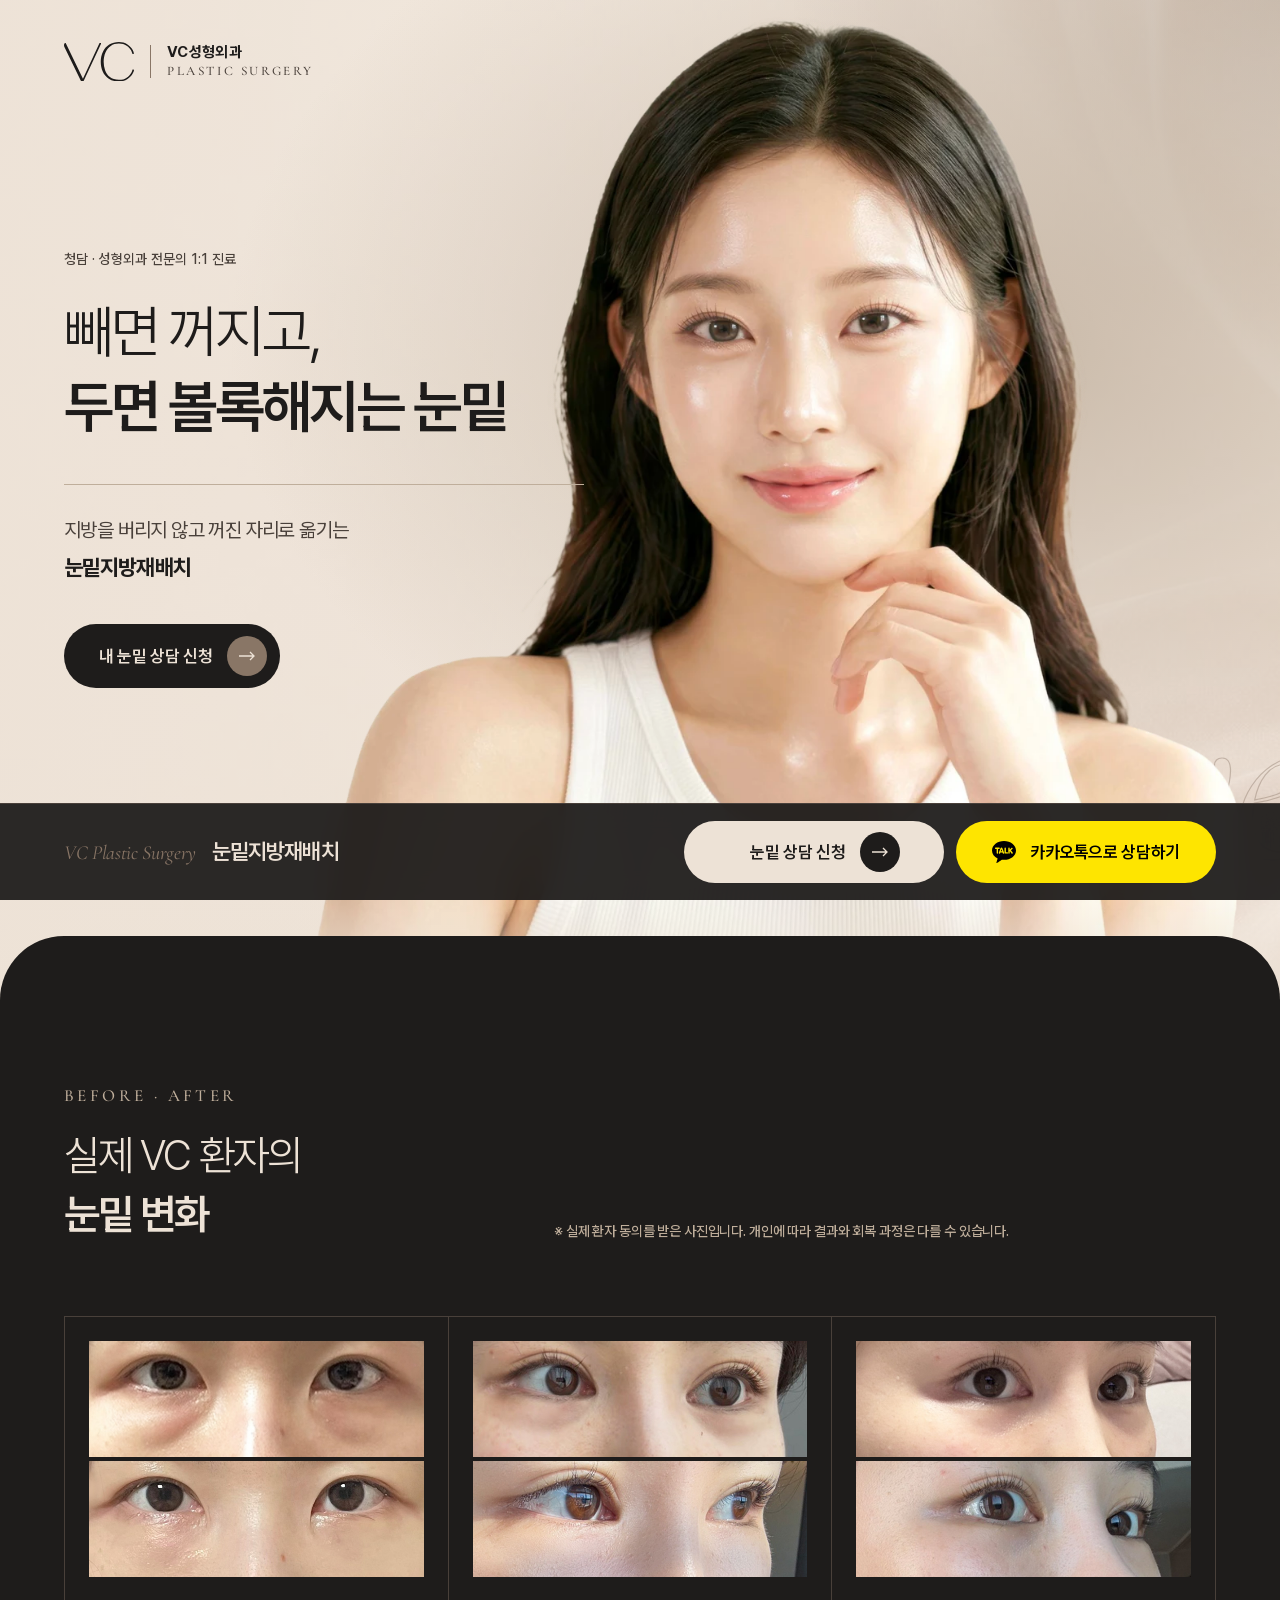
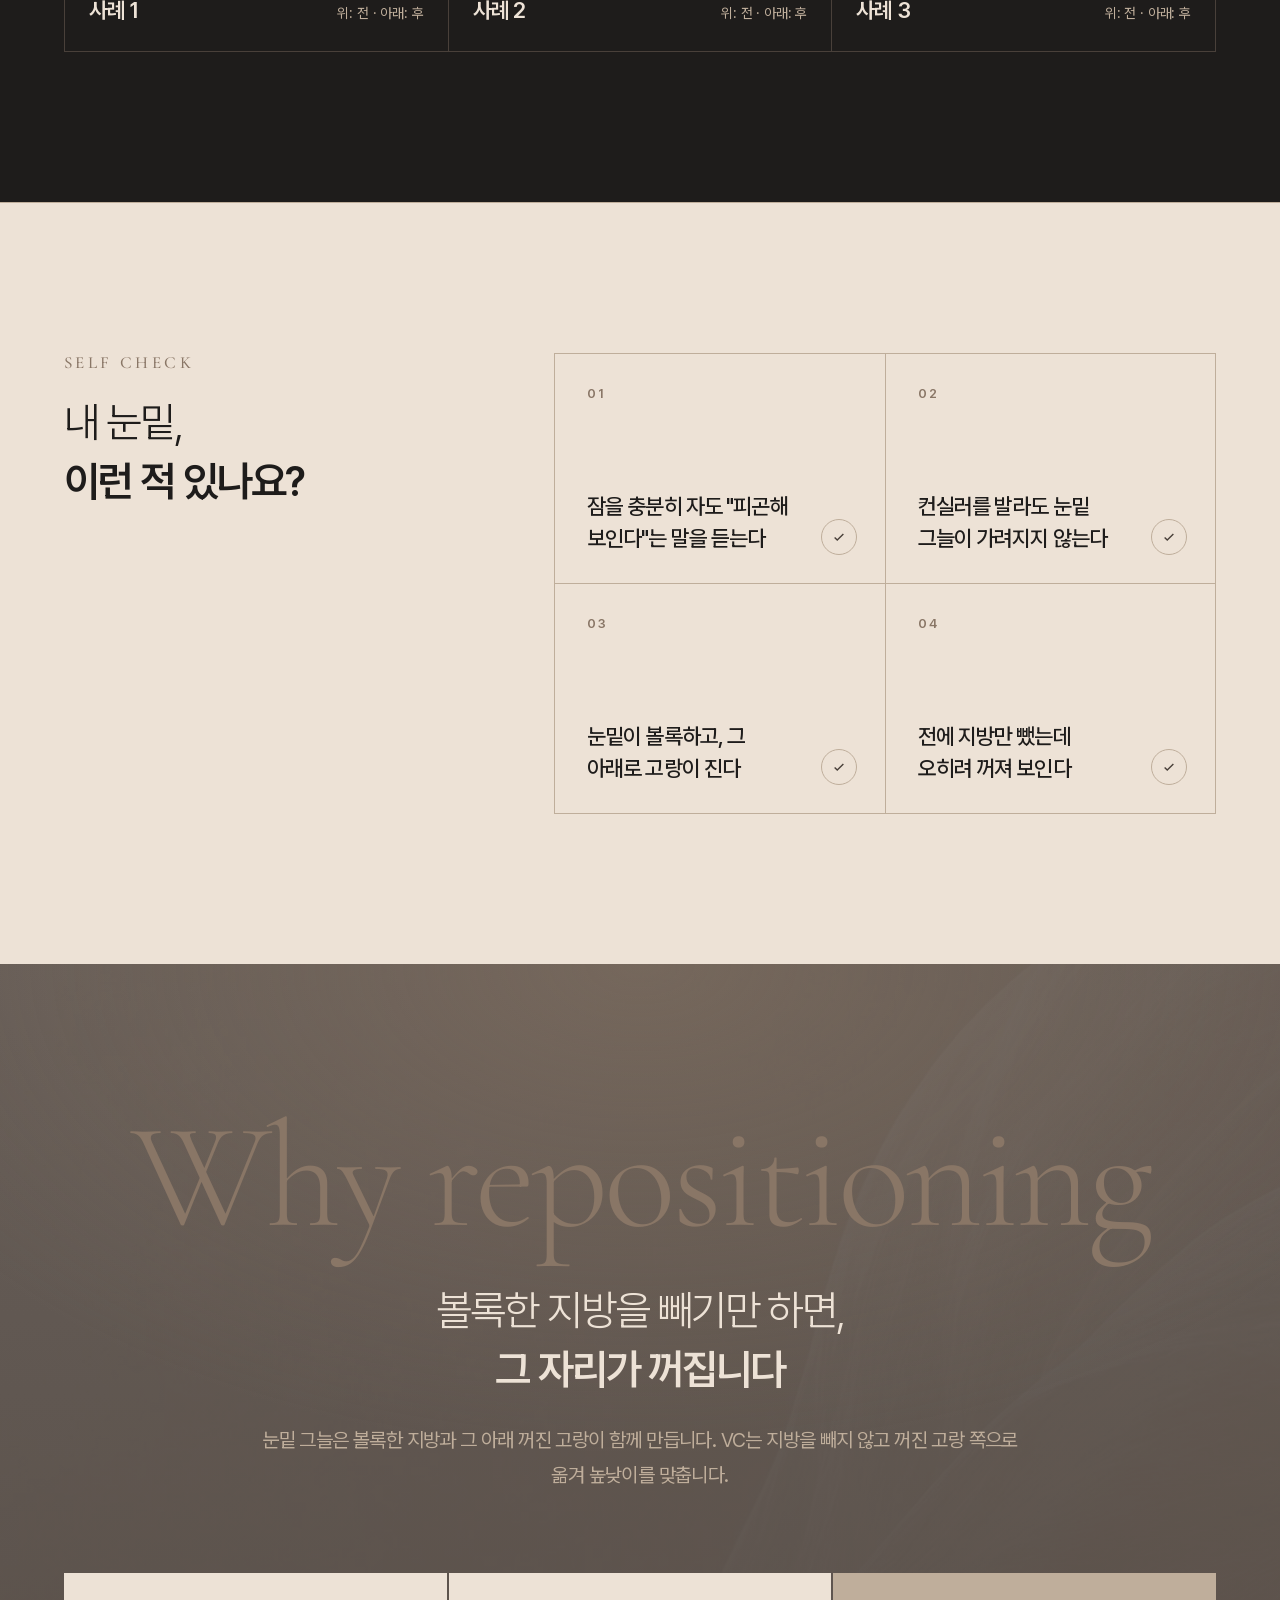
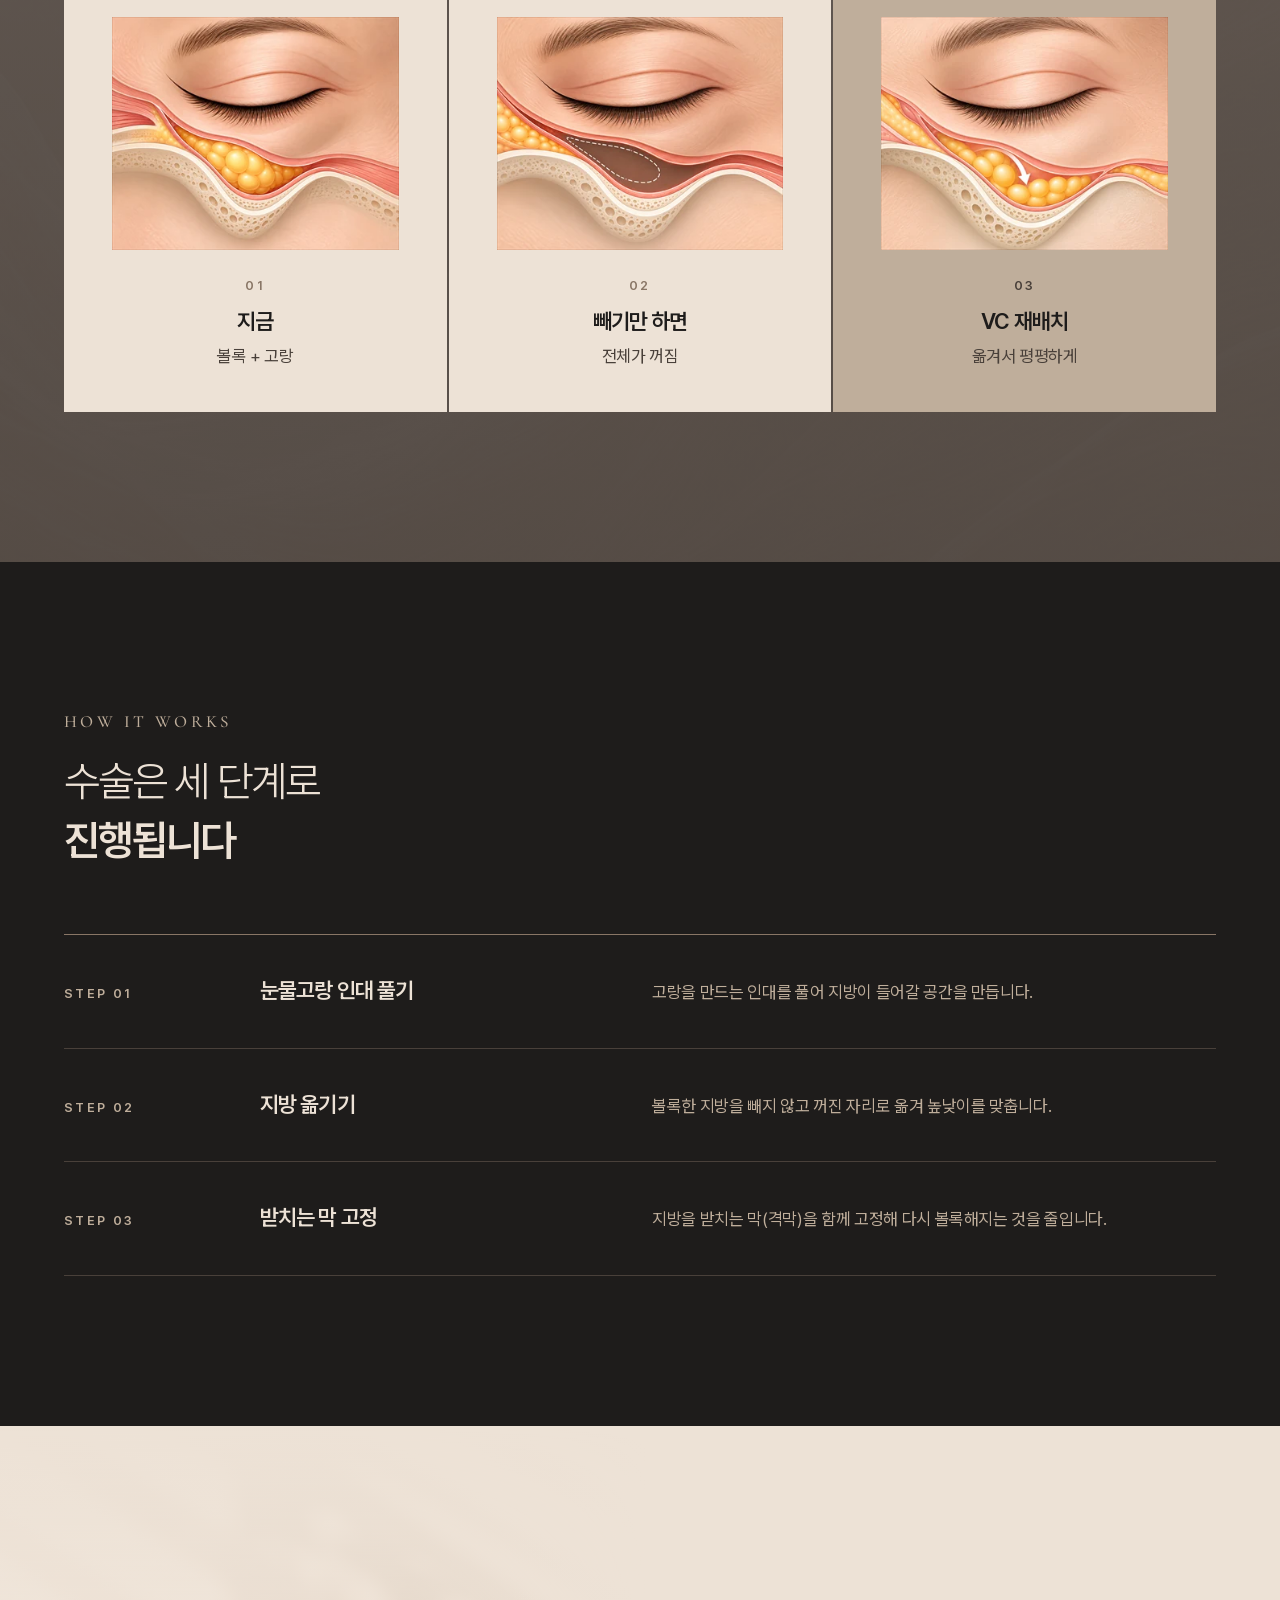
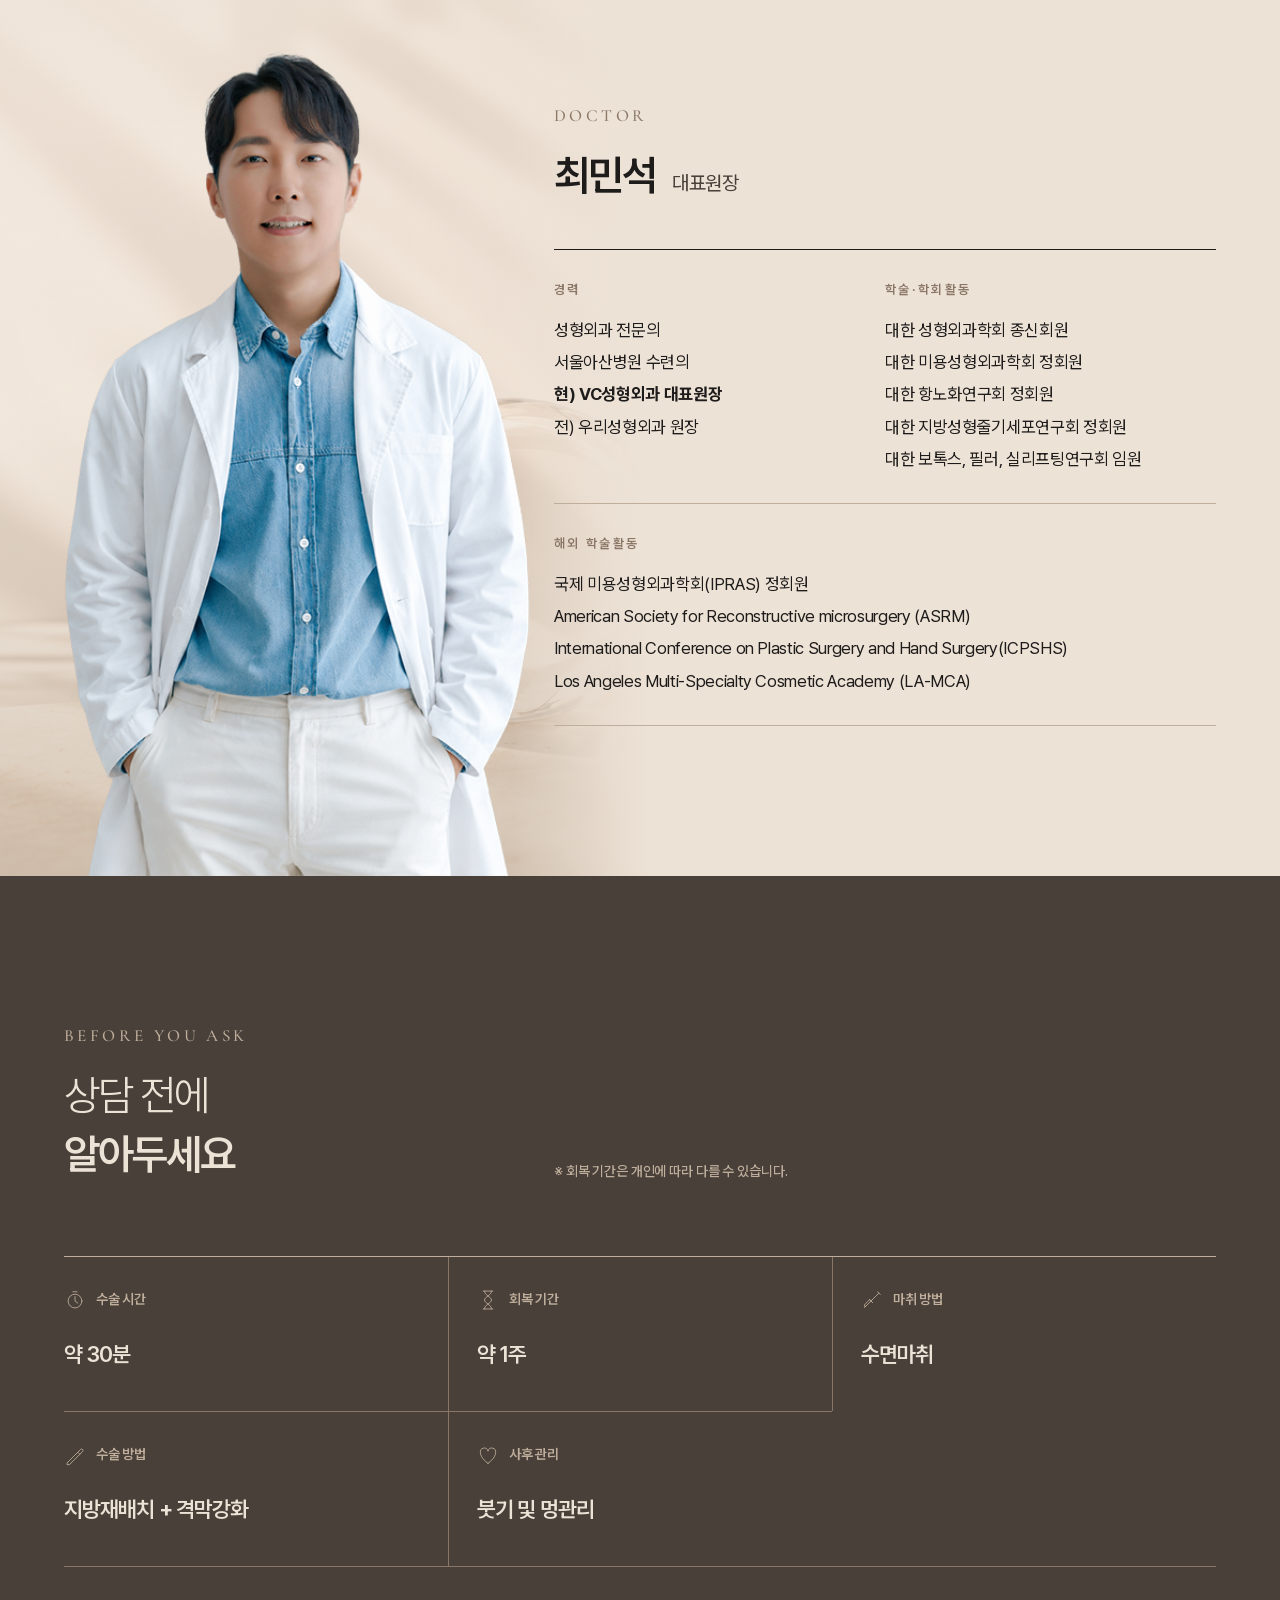
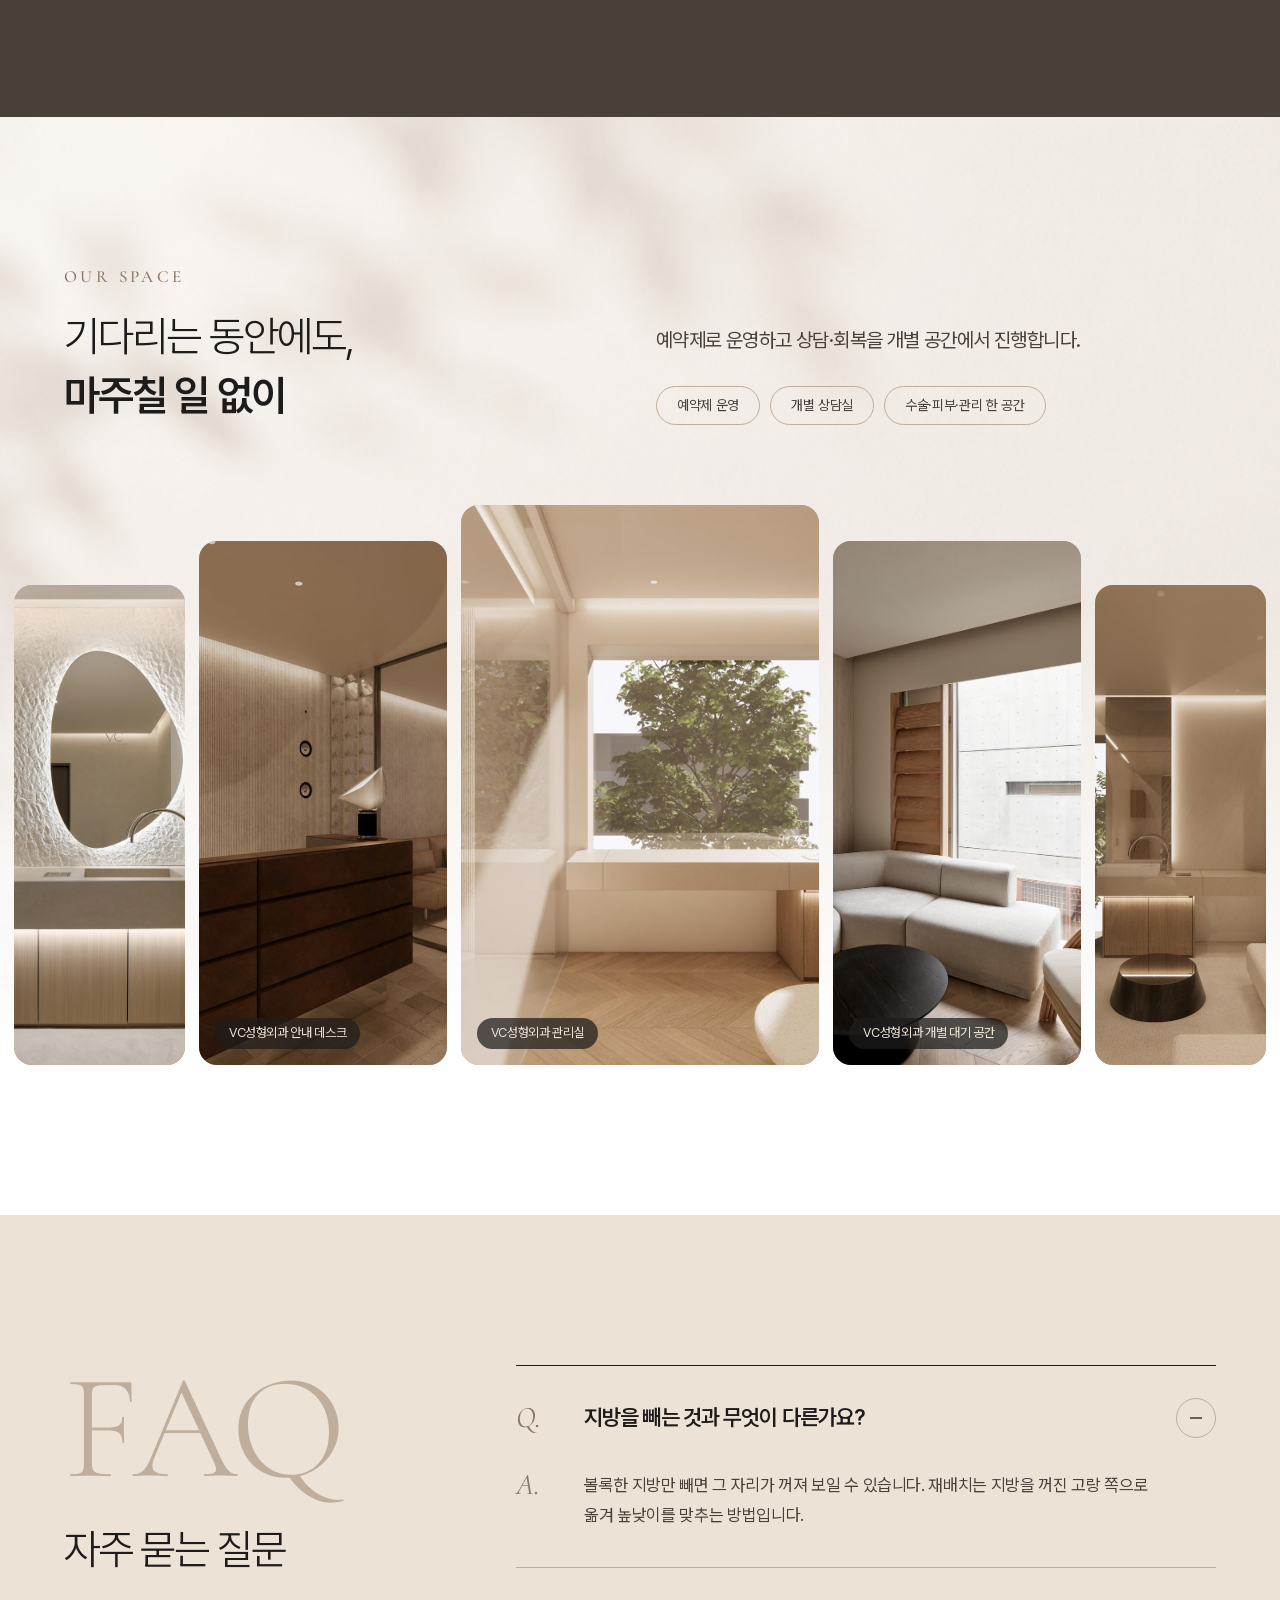
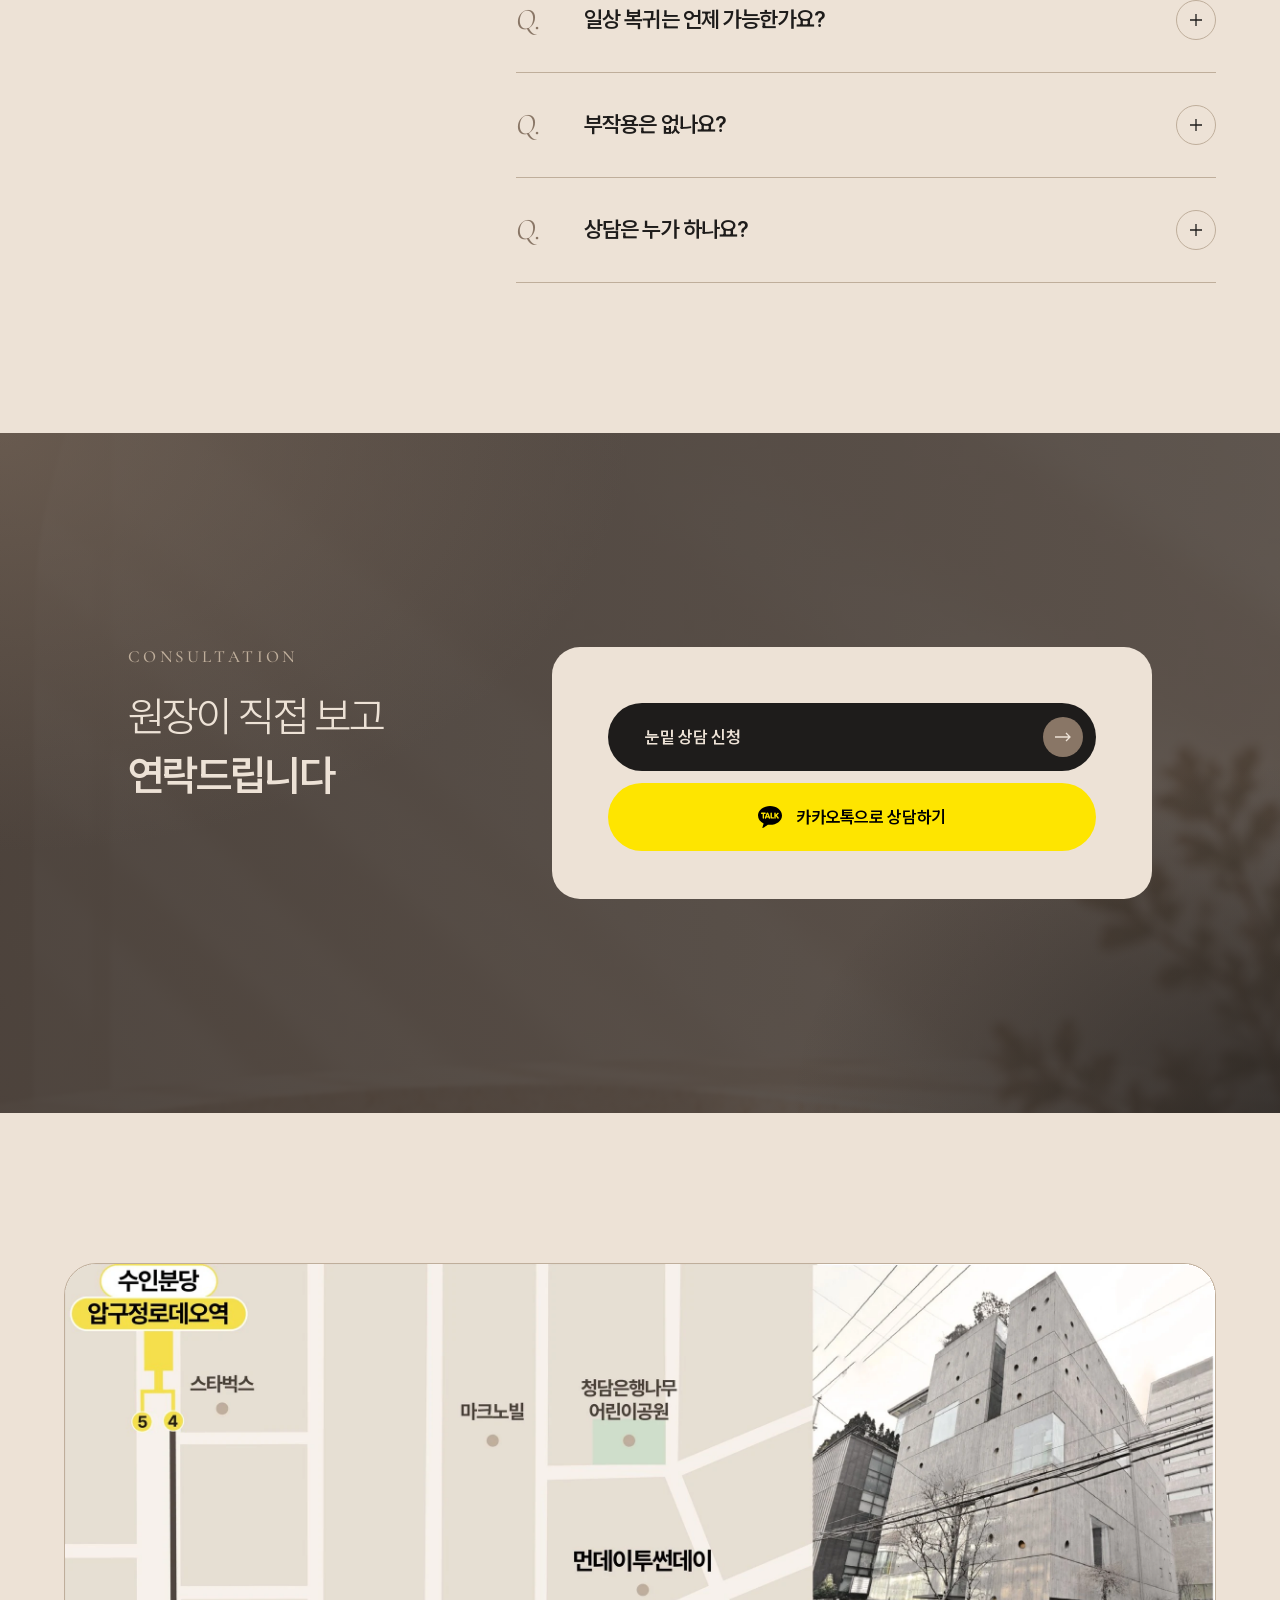
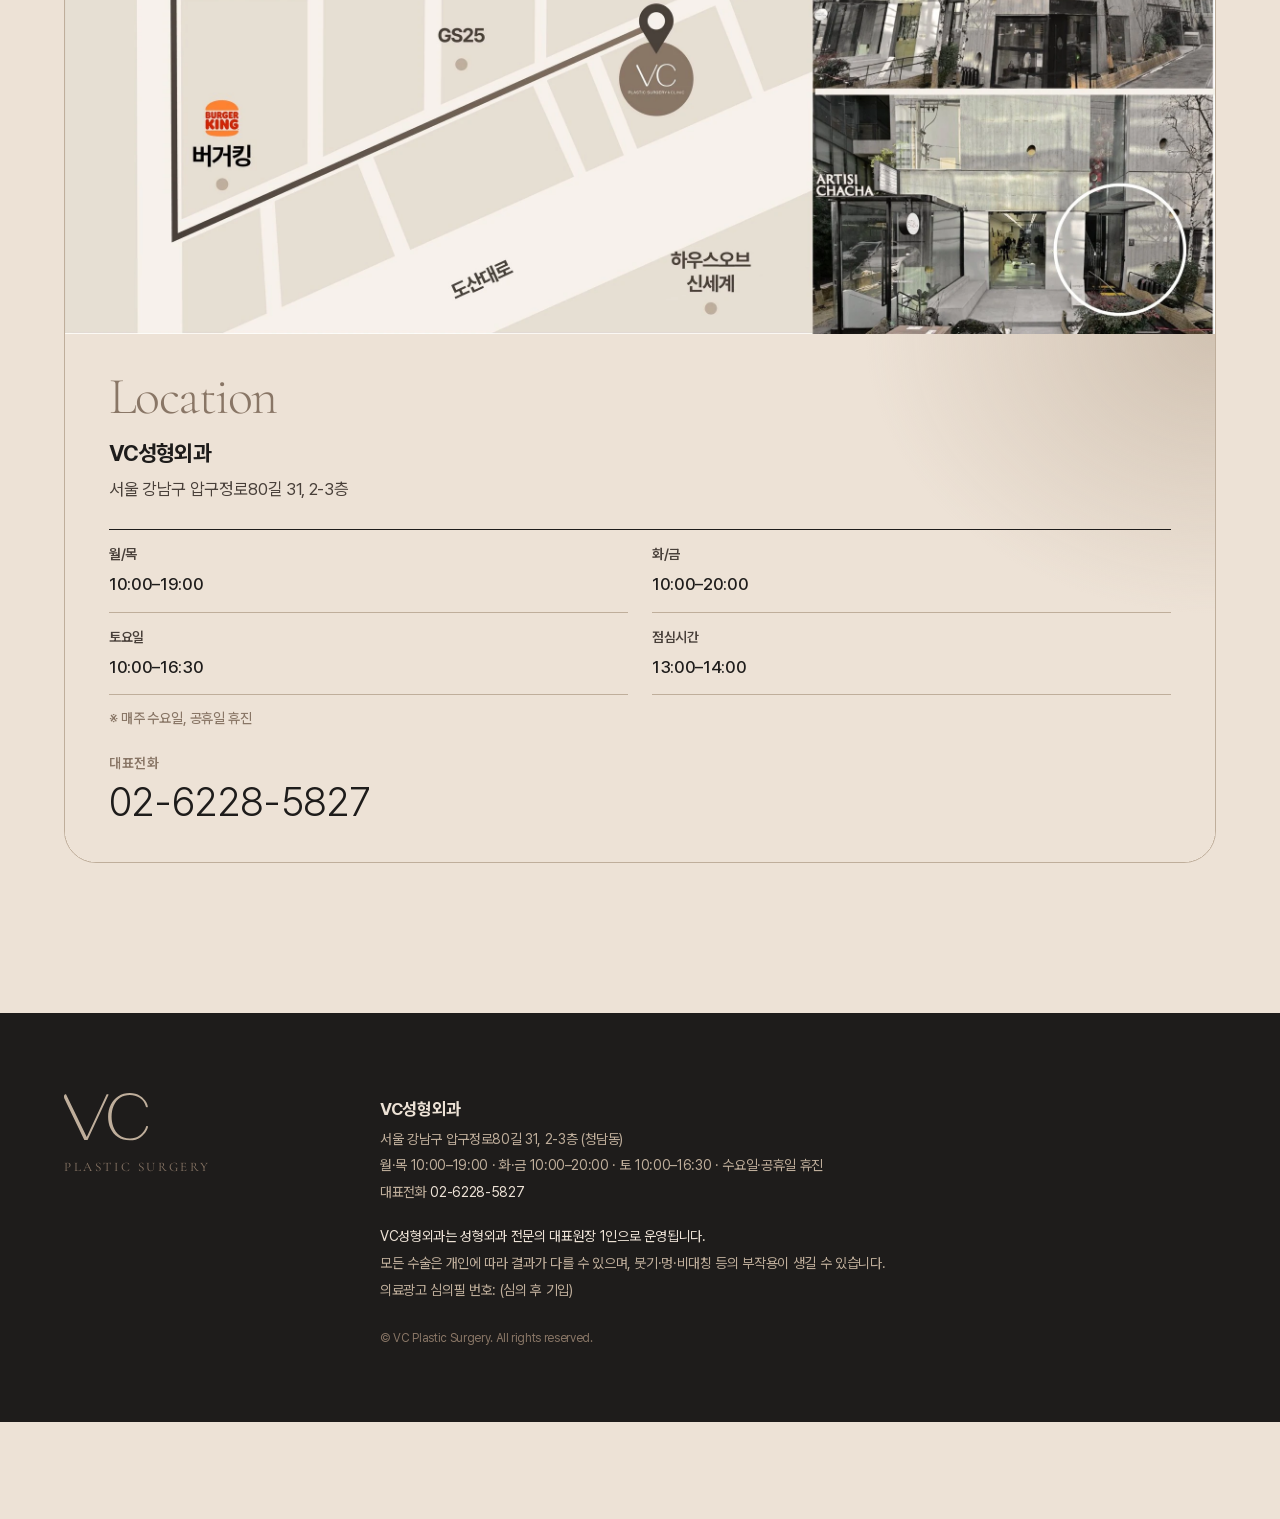
<file: eye/index.html>
<!doctype html>
<html lang="ko">
<head>
<meta charset="utf-8">
<meta name="viewport" content="width=device-width,initial-scale=1,viewport-fit=cover">
<title>VC성형외과 눈밑지방재배치</title>
<meta name="description" content="빼면 꺼지고, 두면 볼록해지는 눈밑. 지방을 버리지 않고 꺼진 자리로 옮기는 눈밑지방재배치 — 청담 · 성형외과 전문의 1:1 진료.">
<meta property="og:type" content="website">
<meta property="og:title" content="VC성형외과 눈밑지방재배치">
<meta property="og:description" content="빼면 꺼지고, 두면 볼록해지는 눈밑. 지방을 버리지 않고 꺼진 자리로 옮기는 눈밑지방재배치 — 청담 · 성형외과 전문의 1:1 진료.">
<meta name="theme-color" content="#EDE2D6">
<link rel="icon" href="../assets/img/favicon.svg" type="image/svg+xml">
<link rel="preload" href="../assets/fonts/PretendardVariable-subset.woff2" as="font" type="font/woff2" crossorigin>
<link rel="stylesheet" href="../assets/css/landing.css">
</head>
<body>
<div class="lf" data-proc="eye">

<section class="hero h-eye" id="eye-top" data-anchor="top">
<img decoding="async" class="bgi" src="../assets/img/bg-hero-veil.jpg" alt="" aria-hidden="true">
<div class="hero-glow" aria-hidden="true"></div>
<p class="hero-wm deco" aria-hidden="true">Under-eye</p>
<div class="hero-media">
<img decoding="async" class="hero-img" src="../assets/img/hero-eye.webp" alt="눈밑이 매끈한 여성 모델 사진">
<div class="hero-fade" aria-hidden="true"></div>
</div>
<div class="in">
<div class="top"><a class="logo" href="#eye-top"><svg class="vcm" viewBox="0 0 246.95 139.24" role="img" aria-label="VC"><g fill="currentColor"><path d="M130.55,4.26c-.35-.54-.94-.87-1.59-.87h-2.28c-.73,0-1.4.43-1.71,1.09l-58.13,125.22L6.28,4.45c-.31-.65-.98-1.06-1.7-1.06-.93,0-2.64.37-3.7,2.82-.58,1.35-.88,2.99-.88,4.87,0,2.01.34,3.79,1.02,5.31l58.35,120.77c.31.65.98,1.06,1.7,1.06h6.85c.73,0,1.4-.43,1.71-1.09L130.67,6.06c.27-.59.23-1.26-.12-1.81Z"></path><path d="M245.06,96.93h-1.97c-.89,0-1.67.64-1.85,1.52-.45,2.28-.88,4.44-4.3,10.61-3.34,6.02-8.69,11.69-15.93,16.87-7.14,5.11-16.33,7.7-27.32,7.7-13.17,0-23.85-3.31-31.76-9.84-7.98-6.59-13.69-14.81-16.98-24.42-3.34-9.74-5.03-19.75-5.03-29.74,0-12.15,2.17-23.19,6.45-32.83,4.24-9.57,10.46-17.24,18.49-22.82,7.99-5.55,17.69-8.36,28.82-8.36s19.1,2.39,27.39,7.75c7.05,4.55,12.52,10.35,15.83,16.77,1.74,3.38,3.26,7.9,3.86,10.6.19.86.96,1.48,1.84,1.48h1.97c1.04,0,1.88-.84,1.88-1.88,0-3.11-2.78-9.54-4.53-12.86-3.92-7.42-10.08-13.94-17.83-18.85-9.41-5.96-18.79-8.62-30.41-8.62-12.93,0-24.36,3.09-33.96,9.18-9.6,6.08-17.1,14.53-22.29,25.1-5.17,10.51-7.79,22.41-7.79,35.35,0,12.18,2.34,23.68,6.97,34.17,4.66,10.59,11.89,19.23,21.49,25.7,9.61,6.48,21.58,9.76,35.58,9.76,12.19,0,22.45-2.92,30.5-8.68,7.95-5.69,13.91-12,17.71-18.74,3.72-6.6,5.04-10.01,5.04-13.01,0-1.04-.84-1.88-1.88-1.88Z"></path></g></svg><span class="logo-t"><span class="logo-k">VC성형외과</span><span class="logo-e">PLASTIC SURGERY</span></span></a></div>
<div class="hero-tx">
<p class="hero-pre">청담 · 성형외과 전문의 1:1 진료</p>
<h1 class="h1">빼면 꺼지고, <span class="t2">두면 볼록해지는 눈밑</span></h1>
<p class="hero-sub"><span class="r-sub">지방을 버리지 않고 꺼진 자리로 옮기는</span><b class="hs-n">눈밑지방재배치</b></p>
<div class="cta"><a class="btn b-ink" href="https://vcps.kr/contact">내 눈밑 상담 신청<span class="arw" aria-hidden="true"><svg viewBox="0 0 16 10" fill="none" stroke="currentColor" stroke-width="1.3"><path d="M0 5h15M11 1l4 4-4 4"></path></svg></span></a></div>
</div>
</div>
</section>


<section class="cases-s on-dk" id="eye-cases" data-anchor="cases">
<div class="in g12">
<div class="c-l"><p class="r-label">Before · After</p><h2 class="r-h2">실제 VC 환자의 <span class="t2">눈밑 변화</span></h2></div>
<div class="c-r" style="align-self: end"><p class="r-cau">※ 실제 환자 동의를 받은 사진입니다. 개인에 따라 결과와 회복 과정은 다를 수 있습니다.</p></div>
</div>
<div class="in">
<div class="cases c-eye">

<div class="case">
<div class="stack">

<div class="ph"><img loading="eager" decoding="async" src="../assets/img/eye-case1-before.jpg" alt="눈밑지방재배치 사례 1 수술 전"></div>

<div class="ph"><img loading="eager" decoding="async" src="../assets/img/eye-case1-after.jpg" alt="눈밑지방재배치 사례 1 수술 후"></div>

</div>
<p class="case-cap"><b class="r-card">사례 1</b><span class="r-aux">위: 전 · 아래: 후</span></p>
</div>

<div class="case">
<div class="stack">

<div class="ph"><img loading="eager" decoding="async" src="../assets/img/eye-case2-before.jpg" alt="눈밑지방재배치 사례 2 수술 전"></div>

<div class="ph"><img loading="eager" decoding="async" src="../assets/img/eye-case2-after.jpg" alt="눈밑지방재배치 사례 2 수술 후"></div>

</div>
<p class="case-cap"><b class="r-card">사례 2</b><span class="r-aux">위: 전 · 아래: 후</span></p>
</div>

<div class="case">
<div class="stack">

<div class="ph"><img loading="eager" decoding="async" src="../assets/img/eye-case3-before.jpg" alt="눈밑지방재배치 사례 3 수술 전"></div>

<div class="ph"><img loading="eager" decoding="async" src="../assets/img/eye-case3-after.jpg" alt="눈밑지방재배치 사례 3 수술 후"></div>

</div>
<p class="case-cap"><b class="r-card">사례 3</b><span class="r-aux">위: 전 · 아래: 후</span></p>
</div>

</div>
</div>
</section>


<section class="sec rule" id="eye-check" data-anchor="check">
<div class="in g12">
<div class="c-l"><p class="r-label">Self check</p><h2 class="r-h2">내 눈밑, <span class="t2">이런 적 있나요?</span></h2></div>
<div class="c-r">
<div class="chks" role="group" aria-label="자가 체크">

<button type="button" class="chk" aria-pressed="false">
<span class="r-num">01</span>
<span class="chk-t r-card">잠을 충분히 자도 &quot;피곤해 보인다&quot;는 말을 듣는다</span>
<span class="chk-i" aria-hidden="true"><svg viewBox="0 0 16 16" fill="none" stroke="#49403A" stroke-width="1.6"><path d="M3 8.5l3 3 7-7"></path></svg></span>
</button>

<button type="button" class="chk" aria-pressed="false">
<span class="r-num">02</span>
<span class="chk-t r-card">컨실러를 발라도 눈밑 그늘이 가려지지 않는다</span>
<span class="chk-i" aria-hidden="true"><svg viewBox="0 0 16 16" fill="none" stroke="#49403A" stroke-width="1.6"><path d="M3 8.5l3 3 7-7"></path></svg></span>
</button>

<button type="button" class="chk" aria-pressed="false">
<span class="r-num">03</span>
<span class="chk-t r-card">눈밑이 볼록하고, 그 아래로 고랑이 진다</span>
<span class="chk-i" aria-hidden="true"><svg viewBox="0 0 16 16" fill="none" stroke="#49403A" stroke-width="1.6"><path d="M3 8.5l3 3 7-7"></path></svg></span>
</button>

<button type="button" class="chk" aria-pressed="false">
<span class="r-num">04</span>
<span class="chk-t r-card">전에 지방만 뺐는데 오히려 꺼져 보인다</span>
<span class="chk-i" aria-hidden="true"><svg viewBox="0 0 16 16" fill="none" stroke="#49403A" stroke-width="1.6"><path d="M3 8.5l3 3 7-7"></path></svg></span>
</button>

</div>
<div data-if="checkCta" hidden class="chk-cta"><a class="btn b-ink" href="https://vcps.kr/contact">내 눈밑 상담 신청<span class="arw" aria-hidden="true"><svg viewBox="0 0 16 10" fill="none" stroke="currentColor" stroke-width="1.3"><path d="M0 5h15M11 1l4 4-4 4"></path></svg></span></a></div>
</div>
</div>
</section>

<section class="why-s on-dk ctr" id="eye-principle" data-anchor="principle">
<img loading="lazy" decoding="async" class="bgi" src="../assets/img/bg-why-silk.jpg" alt="" aria-hidden="true">
<div class="in">
<p class="giant deco">Why repositioning</p>
<h2 class="r-h2">볼록한 지방을 빼기만 하면, <span class="t2">그 자리가 꺼집니다</span></h2>
<p class="r-sub">눈밑 그늘은 볼록한 지방과 그 아래 꺼진 고랑이 함께 만듭니다. VC는 지방을 빼지 않고 꺼진 고랑 쪽으로 옮겨 높낮이를 맞춥니다.</p>
<div class="why">
<div class="wy"><img loading="lazy" decoding="async" class="wy-img" src="../assets/img/eye-diagram-01.webp" alt="설명 그림 01 지금 — 볼록한 눈밑 지방과 그 아래 꺼진 고랑" width="356" height="290"><div class="wy-tx"><span class="r-num">01</span><p class="r-card">지금</p><p class="r-body">볼록 + 고랑</p></div></div>
<div class="wy"><img loading="lazy" decoding="async" class="wy-img" src="../assets/img/eye-diagram-02.webp" alt="설명 그림 02 빼기만 하면 — 지방을 뺀 자리가 꺼진 모습" width="356" height="290"><div class="wy-tx"><span class="r-num">02</span><p class="r-card">빼기만 하면</p><p class="r-body">전체가 꺼짐</p></div></div>
<div class="wy on"><img loading="lazy" decoding="async" class="wy-img" src="../assets/img/eye-diagram-03.webp" alt="설명 그림 03 VC 재배치 — 지방을 꺼진 고랑 쪽으로 옮겨 평평하게" width="356" height="290"><div class="wy-tx"><span class="r-num">03</span><p class="r-card">VC 재배치</p><p class="r-body">옮겨서 평평하게</p></div></div>
</div>
</div>
</section>

<section class="sec bg-ink on-dk" id="eye-steps" data-anchor="steps">
<div class="in g12">
<div class="c-l"><p class="r-label">How it works</p><h2 class="r-h2">수술은 세 단계로 <span class="t2">진행됩니다</span></h2></div>
</div>
<div class="in">
<ol class="steps">

<li class="stp"><p class="stp-no r-num">STEP 01</p><h3 class="stp-t r-card">눈물고랑 인대 풀기</h3><p class="stp-d r-body">고랑을 만드는 인대를 풀어 지방이 들어갈 공간을 만듭니다.</p></li>

<li class="stp"><p class="stp-no r-num">STEP 02</p><h3 class="stp-t r-card">지방 옮기기</h3><p class="stp-d r-body">볼록한 지방을 빼지 않고 꺼진 자리로 옮겨 높낮이를 맞춥니다.</p></li>

<li class="stp"><p class="stp-no r-num">STEP 03</p><h3 class="stp-t r-card">받치는 막 고정</h3><p class="stp-d r-body">지방을 받치는 막(격막)을 함께 고정해 다시 볼록해지는 것을 줄입니다.</p></li>

</ol>
</div>
</section>

<section class="doc" id="eye-doctor" data-anchor="doctor">
<img loading="lazy" decoding="async" class="bgi" src="../assets/img/bg-doctor-wall.jpg" alt="" aria-hidden="true">
<div class="in g12">
<div class="doc-ph"><img loading="lazy" decoding="async" src="../assets/img/doctor.png" alt="최민석 대표원장"></div>
<div class="doc-tx">
<p class="r-label">Doctor</p>
<h2 class="doc-name"><span class="doc-nm">최민석</span><span class="r-sub">대표원장</span></h2>
<div class="cvg">

<div class="cvb">
<h3 class="cv-h r-num">경력</h3>
<ul class="cv">
<li><span class="">성형외과 전문의</span></li><li><span class="">서울아산병원 수련의</span></li><li><span class="cv-b">현) VC성형외과 대표원장</span></li><li><span class="">전) 우리성형외과 원장</span></li>
</ul>
</div>

<div class="cvb">
<h3 class="cv-h r-num">학술·학회활동</h3>
<ul class="cv">
<li><span class="">대한 성형외과학회 종신회원</span></li><li><span class="">대한 미용성형외과학회 정회원</span></li><li><span class="">대한 항노화연구회 정회원</span></li><li><span class="">대한 지방성형줄기세포연구회 정회원</span></li><li><span class="">대한 보톡스, 필러, 실리프팅연구회 임원</span></li>
</ul>
</div>

<div class="cvb cvb-w">
<h3 class="cv-h r-num">해외 학술활동</h3>
<ul class="cv">
<li><span class="">국제 미용성형외과학회(IPRAS) 정회원</span></li><li><span class="">American Society for Reconstructive microsurgery (ASRM)</span></li><li><span class="">International Conference on Plastic Surgery and Hand Surgery(ICPSHS)</span></li><li><span class="">Los Angeles Multi-Specialty Cosmetic Academy (LA-MCA)</span></li>
</ul>
</div>

</div>
</div>
</div>
</section>

<section class="sec info-s on-dk" id="eye-info" data-anchor="info">
<div class="in g12">
<div class="c-l"><p class="r-label">Before you ask</p><h2 class="r-h2">상담 전에 <span class="t2">알아두세요</span></h2></div>
<div class="c-r" style="align-self: end"><p class="r-cau">※ 회복 기간은 개인에 따라 다를 수 있습니다.</p></div>
</div>
<div class="in">
<div class="spec">
<div class="sp-c"><p class="sp-k"><svg viewBox="0 0 64 64" fill="none" stroke="#BFAE9B" stroke-width="2.5" stroke-linecap="round" aria-hidden="true"><circle cx="32" cy="35" r="20"></circle><path d="M32 22v13l8 6M26 8h12"></path></svg>수술 시간</p><p class="sp-v">약 30분</p></div>
<div class="sp-c"><p class="sp-k"><svg viewBox="0 0 64 64" fill="none" stroke="#BFAE9B" stroke-width="2.5" stroke-linecap="round" aria-hidden="true"><path d="M18 6h28M18 58h28M22 6c0 14 20 16 20 26S22 44 22 58M42 6c0 14-20 16-20 26s20 12 20 26"></path></svg>회복 기간</p><p class="sp-v">약 1주</p></div>
<div class="sp-c"><p class="sp-k"><svg viewBox="0 0 64 64" fill="none" stroke="#BFAE9B" stroke-width="2.5" stroke-linecap="round" aria-hidden="true"><path d="M48 8l8 8M52 12L28 36M24 30l10 10M30 34L14 50l-4 0 0-4 16-16M10 54l6-6"></path></svg>마취 방법</p><p class="sp-v">수면마취</p></div>
<div class="sp-c"><p class="sp-k"><svg viewBox="0 0 64 64" fill="none" stroke="#BFAE9B" stroke-width="2.5" stroke-linecap="round" aria-hidden="true"><path d="M10 54L40 24l6 6-30 30H10z"></path><path d="M40 24l8-8a4 4 0 0 1 6 6l-8 8"></path></svg>수술 방법</p><p class="sp-v">지방재배치 + 격막강화</p></div>
<div class="sp-c"><p class="sp-k"><svg viewBox="0 0 64 64" fill="none" stroke="#BFAE9B" stroke-width="2.5" stroke-linecap="round" aria-hidden="true"><path d="M32 56S10 42 10 25a11 11 0 0 1 22-4 11 11 0 0 1 22 4c0 17-22 31-22 31z"></path></svg>사후 관리</p><p class="sp-v">붓기 및 멍관리</p></div>
</div>
</div>
</section>

<section class="sp-s" id="eye-space" data-anchor="space">
<img loading="lazy" decoding="async" class="bgi sp-bg" src="../assets/img/bg-space-leaf.jpg" alt="" aria-hidden="true">
<div class="in hrow">
<div><p class="r-label">Our space</p><h2 class="r-h2">기다리는 동안에도, <span class="t2">마주칠 일 없이</span></h2></div>
<div>
<p class="r-sub">예약제로 운영하고 상담·회복을 개별 공간에서 진행합니다.</p>
<ul class="sp-list"><li>예약제 운영</li><li>개별 상담실</li><li>수술·피부·관리 한 공간</li></ul>
</div>
</div>
<div class="strip">
<figure><img loading="lazy" decoding="async" src="../assets/img/space-interior-1.jpg" alt="VC성형외과 내부 공간"></figure>
<figure><img loading="lazy" decoding="async" src="../assets/img/space-desk.jpg" alt="VC성형외과 안내 데스크"><figcaption>VC성형외과 안내 데스크</figcaption></figure>
<figure><img loading="lazy" decoding="async" src="../assets/img/space-care-room.jpg" alt="VC성형외과 관리실"><figcaption>VC성형외과 관리실</figcaption></figure>
<figure><img loading="lazy" decoding="async" src="../assets/img/space-waiting.jpg" alt="VC성형외과 개별 대기 공간"><figcaption>VC성형외과 개별 대기 공간</figcaption></figure>
<figure><img loading="lazy" decoding="async" src="../assets/img/space-interior-2.jpg" alt="VC성형외과 내부 공간"></figure>
</div>
</section>



<section class="sec" id="eye-faq" data-anchor="faq">
<div class="in faq-g">
<div><p class="faq-d deco" aria-hidden="true">FAQ</p><h2 class="r-h2">자주 묻는 질문</h2></div>
<div class="faqs">

<div class="fqi">
<h3 style="margin: 0; font-size: inherit"><button type="button" class="fq" aria-expanded="true" aria-controls="eye-faq-0"><span class="qa" aria-hidden="true">Q.</span><span class="r-card">지방을 빼는 것과 무엇이 다른가요?</span><span class="pm" aria-hidden="true">
<svg data-if="f.open:0" viewBox="0 0 16 16" fill="none" stroke="#1E1C1B" stroke-width="1.3"><path d="M2 8h12"></path></svg>
<svg data-if="f.closed:0" hidden viewBox="0 0 16 16" fill="none" stroke="#1E1C1B" stroke-width="1.3"><path d="M2 8h12M8 2v12"></path></svg>
</span></button></h3>
<div data-if="f.open:0" class="fa" id="eye-faq-0"><span class="qa" aria-hidden="true">A.</span><p class="r-body">볼록한 지방만 빼면 그 자리가 꺼져 보일 수 있습니다. 재배치는 지방을 꺼진 고랑 쪽으로 옮겨 높낮이를 맞추는 방법입니다.</p></div>
</div>

<div class="fqi">
<h3 style="margin: 0; font-size: inherit"><button type="button" class="fq" aria-expanded="false" aria-controls="eye-faq-1"><span class="qa" aria-hidden="true">Q.</span><span class="r-card">일상 복귀는 언제 가능한가요?</span><span class="pm" aria-hidden="true">
<svg data-if="f.open:1" hidden viewBox="0 0 16 16" fill="none" stroke="#1E1C1B" stroke-width="1.3"><path d="M2 8h12"></path></svg>
<svg data-if="f.closed:1" viewBox="0 0 16 16" fill="none" stroke="#1E1C1B" stroke-width="1.3"><path d="M2 8h12M8 2v12"></path></svg>
</span></button></h3>
<div data-if="f.open:1" hidden class="fa" id="eye-faq-1"><span class="qa" aria-hidden="true">A.</span><p class="r-body">회복 기간은 보통 1주 안팎이며 개인에 따라 다릅니다. 중요한 일정이 있다면 상담 때 날짜를 알려주세요.</p></div>
</div>

<div class="fqi">
<h3 style="margin: 0; font-size: inherit"><button type="button" class="fq" aria-expanded="false" aria-controls="eye-faq-2"><span class="qa" aria-hidden="true">Q.</span><span class="r-card">부작용은 없나요?</span><span class="pm" aria-hidden="true">
<svg data-if="f.open:2" hidden viewBox="0 0 16 16" fill="none" stroke="#1E1C1B" stroke-width="1.3"><path d="M2 8h12"></path></svg>
<svg data-if="f.closed:2" viewBox="0 0 16 16" fill="none" stroke="#1E1C1B" stroke-width="1.3"><path d="M2 8h12M8 2v12"></path></svg>
</span></button></h3>
<div data-if="f.open:2" hidden class="fa" id="eye-faq-2"><span class="qa" aria-hidden="true">A.</span><p class="r-body">붓기와 멍이 생길 수 있고, 드물게 비대칭 등이 나타날 수 있습니다. 상담 때 원장이 직접 자세히 안내드립니다.</p></div>
</div>

<div class="fqi">
<h3 style="margin: 0; font-size: inherit"><button type="button" class="fq" aria-expanded="false" aria-controls="eye-faq-3"><span class="qa" aria-hidden="true">Q.</span><span class="r-card">상담은 누가 하나요?</span><span class="pm" aria-hidden="true">
<svg data-if="f.open:3" hidden viewBox="0 0 16 16" fill="none" stroke="#1E1C1B" stroke-width="1.3"><path d="M2 8h12"></path></svg>
<svg data-if="f.closed:3" viewBox="0 0 16 16" fill="none" stroke="#1E1C1B" stroke-width="1.3"><path d="M2 8h12M8 2v12"></path></svg>
</span></button></h3>
<div data-if="f.open:3" hidden class="fa" id="eye-faq-3"><span class="qa" aria-hidden="true">A.</span><p class="r-body">성형외과 전문의 대표원장이 상담부터 수술, 경과 확인까지 직접 진행합니다.</p></div>
</div>

</div>
</div>
</section>

<section class="form-s" id="eye-consult" data-anchor="consult">
<img loading="lazy" decoding="async" class="bgi" src="../assets/img/bg-consult-arch.jpg" alt="" aria-hidden="true">
<div class="in">
<div class="fcard on-dk">
<div class="fcard-g">
<div>
<p class="r-label">Consultation</p>
<h2 class="r-h2">원장이 직접 보고 <span class="t2">연락드립니다</span></h2>
</div>
<div class="fpanel">
<div class="form form-links">
<a class="btn b-ink submit" href="https://vcps.kr/contact">눈밑 상담 신청<span class="arw" aria-hidden="true"><svg viewBox="0 0 16 10" fill="none" stroke="currentColor" stroke-width="1.3"><path d="M0 5h15M11 1l4 4-4 4"></path></svg></span></a>
<a class="btn b-kakao f-kakao" href="https://pf.kakao.com/_YVGfX" target="_blank" rel="noopener noreferrer"><svg class="kk" viewBox="0 0 208 191.94" aria-hidden="true"><g fill="#000000"><polygon points="76.01 89.49 87.99 89.49 87.99 89.49 82 72.47 76.01 89.49"></polygon><path d="M104,0C46.56,0,0,36.71,0,82c0,29.28,19.47,55,48.75,69.48-1.59,5.49-10.24,35.34-10.58,37.69,0,0-.21,1.76.93,2.43a3.14,3.14,0,0,0,2.48.15c3.28-.46,38-24.81,44-29A131.56,131.56,0,0,0,104,164c57.44,0,104-36.71,104-82S161.44,0,104,0ZM52.53,69.27c-.13,11.6.1,23.8-.09,35.22-.06,3.65-2.16,4.74-5,5.78a1.88,1.88,0,0,1-1,.07c-3.25-.64-5.84-1.8-5.92-5.84-.23-11.41.07-23.63-.09-35.23-2.75-.11-6.67.11-9.22,0-3.54-.23-6-2.48-5.85-5.83s1.94-5.76,5.91-5.82c9.38-.14,21-.14,30.38,0,4,.06,5.78,2.48,5.9,5.82s-2.3,5.6-5.83,5.83C59.2,69.38,55.29,69.16,52.53,69.27Zm50.4,40.45a9.24,9.24,0,0,1-3.82.83c-2.5,0-4.41-1-5-2.65l-3-7.78H72.85l-3,7.78c-.58,1.63-2.49,2.65-5,2.65a9.16,9.16,0,0,1-3.81-.83c-1.66-.76-3.25-2.86-1.43-8.52L74,63.42a9,9,0,0,1,8-5.92,9.07,9.07,0,0,1,8,5.93l14.34,37.76C106.17,106.86,104.58,109,102.93,109.72Zm30.32,0H114a5.64,5.64,0,0,1-5.75-5.5V63.5a6.13,6.13,0,0,1,12.25,0V98.75h12.75a5.51,5.51,0,1,1,0,11Zm47-4.52A6,6,0,0,1,169.49,108L155.42,89.37l-2.08,2.08v13.09a6,6,0,0,1-12,0v-41a6,6,0,0,1,12,0V76.4l16.74-16.74a4.64,4.64,0,0,1,3.33-1.34,6.08,6.08,0,0,1,5.9,5.58A4.7,4.7,0,0,1,178,67.55L164.3,81.22l14.77,19.57A6,6,0,0,1,180.22,105.23Z"></path></g></svg>카카오톡으로 상담하기</a>
</div>
</div>
</div>
</div>
</div>
</section>

<section class="loc-s" id="eye-location" data-anchor="location">
<div class="in">
<div class="loc-g">
<div class="map"><img loading="lazy" decoding="async" src="../assets/img/map.webp" alt="VC성형외과 위치 지도 — 압구정로데오역 4번 출구에서 도보, 서울 강남구 압구정로80길 31"></div>
<div class="loc-tx">
<p class="loc-d deco" aria-hidden="true">Location</p>
<h2 class="loc-nm">VC성형외과</h2>
<p class="addr r-body">서울 강남구 압구정로80길 31, 2-3층</p>
<dl class="hrs">
<div class="hr"><dt class="hr-l">월/목</dt><dd>10:00–19:00</dd></div>
<div class="hr"><dt class="hr-l">화/금</dt><dd>10:00–20:00</dd></div>
<div class="hr"><dt class="hr-l">토요일</dt><dd>10:00–16:30</dd></div>
<div class="hr"><dt class="hr-l">점심시간</dt><dd>13:00–14:00</dd></div>
</dl>
<p class="closed r-cau">※ 매주 수요일, 공휴일 휴진</p>
<div class="telw"><p class="tel-l">대표전화</p><a class="tel" href="tel:02-6228-5827">02-6228-5827</a></div>
</div>
</div>
</div>
</section>

<footer class="foot">
<div class="in foot-g">
<div><svg class="vcm" viewBox="0 0 246.95 139.24" role="img" aria-label="VC"><g fill="currentColor"><path d="M130.55,4.26c-.35-.54-.94-.87-1.59-.87h-2.28c-.73,0-1.4.43-1.71,1.09l-58.13,125.22L6.28,4.45c-.31-.65-.98-1.06-1.7-1.06-.93,0-2.64.37-3.7,2.82-.58,1.35-.88,2.99-.88,4.87,0,2.01.34,3.79,1.02,5.31l58.35,120.77c.31.65.98,1.06,1.7,1.06h6.85c.73,0,1.4-.43,1.71-1.09L130.67,6.06c.27-.59.23-1.26-.12-1.81Z"></path><path d="M245.06,96.93h-1.97c-.89,0-1.67.64-1.85,1.52-.45,2.28-.88,4.44-4.3,10.61-3.34,6.02-8.69,11.69-15.93,16.87-7.14,5.11-16.33,7.7-27.32,7.7-13.17,0-23.85-3.31-31.76-9.84-7.98-6.59-13.69-14.81-16.98-24.42-3.34-9.74-5.03-19.75-5.03-29.74,0-12.15,2.17-23.19,6.45-32.83,4.24-9.57,10.46-17.24,18.49-22.82,7.99-5.55,17.69-8.36,28.82-8.36s19.1,2.39,27.39,7.75c7.05,4.55,12.52,10.35,15.83,16.77,1.74,3.38,3.26,7.9,3.86,10.6.19.86.96,1.48,1.84,1.48h1.97c1.04,0,1.88-.84,1.88-1.88,0-3.11-2.78-9.54-4.53-12.86-3.92-7.42-10.08-13.94-17.83-18.85-9.41-5.96-18.79-8.62-30.41-8.62-12.93,0-24.36,3.09-33.96,9.18-9.6,6.08-17.1,14.53-22.29,25.1-5.17,10.51-7.79,22.41-7.79,35.35,0,12.18,2.34,23.68,6.97,34.17,4.66,10.59,11.89,19.23,21.49,25.7,9.61,6.48,21.58,9.76,35.58,9.76,12.19,0,22.45-2.92,30.5-8.68,7.95-5.69,13.91-12,17.71-18.74,3.72-6.6,5.04-10.01,5.04-13.01,0-1.04-.84-1.88-1.88-1.88Z"></path></g></svg><p class="foot-e">PLASTIC SURGERY</p></div>
<div>
<p><b class="foot-nm">VC성형외과</b><br>서울 강남구 압구정로80길 31, 2-3층 (청담동)<br>월·목 10:00–19:00 · 화·금 10:00–20:00 · 토 10:00–16:30 · 수요일·공휴일 휴진<br>대표전화 <a href="tel:02-6228-5827">02-6228-5827</a></p>
<p style="margin-top: 18px"><span class="foot-one">VC성형외과는 성형외과 전문의 대표원장 1인으로 운영됩니다.</span><br>모든 수술은 개인에 따라 결과가 다를 수 있으며, 붓기·멍·비대칭 등의 부작용이 생길 수 있습니다.<br>의료광고 심의필 번호: (심의 후 기입)</p>
<p class="copy">© VC Plastic Surgery. All rights reserved.</p>
</div>
</div>
</footer>

<div class="bar">
<div class="in bar-in">
<p class="bar-nm"><span class="bar-e">VC Plastic Surgery</span><span class="bar-k">눈밑지방재배치</span></p>
<a class="btn b-cr" href="https://vcps.kr/contact">눈밑 상담 신청<span class="arw" aria-hidden="true"><svg viewBox="0 0 16 10" fill="none" stroke="currentColor" stroke-width="1.3"><path d="M0 5h15M11 1l4 4-4 4"></path></svg></span></a>
<a class="btn b-kakao" href="https://pf.kakao.com/_YVGfX" target="_blank" rel="noopener noreferrer"><svg class="kk" viewBox="0 0 208 191.94" aria-hidden="true"><g fill="#000000"><polygon points="76.01 89.49 87.99 89.49 87.99 89.49 82 72.47 76.01 89.49"></polygon><path d="M104,0C46.56,0,0,36.71,0,82c0,29.28,19.47,55,48.75,69.48-1.59,5.49-10.24,35.34-10.58,37.69,0,0-.21,1.76.93,2.43a3.14,3.14,0,0,0,2.48.15c3.28-.46,38-24.81,44-29A131.56,131.56,0,0,0,104,164c57.44,0,104-36.71,104-82S161.44,0,104,0ZM52.53,69.27c-.13,11.6.1,23.8-.09,35.22-.06,3.65-2.16,4.74-5,5.78a1.88,1.88,0,0,1-1,.07c-3.25-.64-5.84-1.8-5.92-5.84-.23-11.41.07-23.63-.09-35.23-2.75-.11-6.67.11-9.22,0-3.54-.23-6-2.48-5.85-5.83s1.94-5.76,5.91-5.82c9.38-.14,21-.14,30.38,0,4,.06,5.78,2.48,5.9,5.82s-2.3,5.6-5.83,5.83C59.2,69.38,55.29,69.16,52.53,69.27Zm50.4,40.45a9.24,9.24,0,0,1-3.82.83c-2.5,0-4.41-1-5-2.65l-3-7.78H72.85l-3,7.78c-.58,1.63-2.49,2.65-5,2.65a9.16,9.16,0,0,1-3.81-.83c-1.66-.76-3.25-2.86-1.43-8.52L74,63.42a9,9,0,0,1,8-5.92,9.07,9.07,0,0,1,8,5.93l14.34,37.76C106.17,106.86,104.58,109,102.93,109.72Zm30.32,0H114a5.64,5.64,0,0,1-5.75-5.5V63.5a6.13,6.13,0,0,1,12.25,0V98.75h12.75a5.51,5.51,0,1,1,0,11Zm47-4.52A6,6,0,0,1,169.49,108L155.42,89.37l-2.08,2.08v13.09a6,6,0,0,1-12,0v-41a6,6,0,0,1,12,0V76.4l16.74-16.74a4.64,4.64,0,0,1,3.33-1.34,6.08,6.08,0,0,1,5.9,5.58A4.7,4.7,0,0,1,178,67.55L164.3,81.22l14.77,19.57A6,6,0,0,1,180.22,105.23Z"></path></g></svg><span class="k-l">카카오톡으로 상담하기</span><span class="k-s">카카오톡 상담</span></a>
</div>
</div>

</div>
<script src="../assets/js/landing.js"></script>
</body>
</html>
</file>
<file: assets/css/landing.css>
/* VC성형외과 시술 랜딩 — 확정 시안(디자인 캔버스 LandingFinal)에서 생성. 색상: #1E1C1B #49403A #897666 #BFAE9B #EDE2D6 (+ 카카오 공식 #FEE500) */
@font-face{font-family:'Pretendard';font-weight:45 920;font-style:normal;font-display:swap;src:url(../fonts/PretendardVariable-subset.woff2) format('woff2-variations'),url(../fonts/PretendardVariable-subset.woff2) format('woff2')}
@font-face{font-family:'Cormorant Garamond';font-style:normal;font-weight:300;font-display:swap;src:url(../fonts/cormorant-garamond-latin-300-normal.woff2) format('woff2')}
@font-face{font-family:'Cormorant Garamond';font-style:normal;font-weight:400;font-display:swap;src:url(../fonts/cormorant-garamond-latin-400-normal.woff2) format('woff2')}
@font-face{font-family:'Cormorant Garamond';font-style:normal;font-weight:500;font-display:swap;src:url(../fonts/cormorant-garamond-latin-500-normal.woff2) format('woff2')}
@font-face{font-family:'Cormorant Garamond';font-style:italic;font-weight:300;font-display:swap;src:url(../fonts/cormorant-garamond-latin-300-italic.woff2) format('woff2')}
@font-face{font-family:'Cormorant Garamond';font-style:italic;font-weight:400;font-display:swap;src:url(../fonts/cormorant-garamond-latin-400-italic.woff2) format('woff2')}
html{-webkit-text-size-adjust:100%}
[hidden]{display:none!important}
@media (prefers-reduced-motion:no-preference){html{scroll-behavior:smooth}}
.lf .submit[disabled]{opacity:.6;cursor:progress}
.lf .hp{position:absolute!important;left:-9999px!important;width:1px;height:1px;overflow:hidden}


body{margin:0;background:#EDE2D6}
.lf{
--ink:#1E1C1B;--br:#49403A;--tp:#897666;--sd:#BFAE9B;--cr:#EDE2D6;
--kr:'Pretendard',-apple-system,'Apple SD Gothic Neo','Malgun Gothic',sans-serif;
--en:'Cormorant Garamond','Pretendard',serif;
/* type roles — PC */
--hero-fs:68px;--hero-lh:1.3;--hero-ls:-.055em;
--h2-fs:46px;--h2-lh:1.4;--h2-ls:-.045em;
--lb-fs:17px;--lb-ls:.2em;
--sub-fs:20px;--sub-lh:1.75;
--card-fs:22px;--card-lh:1.45;
--body-fs:17px;--body-lh:1.8;
--aux-fs:14px;--aux-lh:1.6;
--cau-fs:14px;--cau-lh:1.7;
--btn-fs:17px;
--form-fs:14px;
--sec-pad:150px;--gut:100px;--deco-fs:150px;
/* line roles: strong = list top rule, hair = dividers & card borders, field = input underline, ring = chip/icon outline, dark = dividers on dark bg */
--ln-strong:1px solid #1E1C1B;--ln-hair:1px solid #BFAE9B;--ln-field:1px solid #897666;--ln-ring:1px solid #BFAE9B;--ln-dark:1px solid #49403A;--ln-dark-strong:1px solid #897666;--ln-onbr:1px solid #897666;--ln-onbr-strong:1px solid #BFAE9B;
container-type:inline-size;position:relative;overflow-x:clip;font-family:var(--kr);color:var(--ink);background:var(--cr);font-size:var(--body-fs);line-height:var(--body-lh);word-break:keep-all;overflow-wrap:break-word;-webkit-font-smoothing:antialiased;letter-spacing:-.02em}
.lf *{box-sizing:border-box}
:where(.lf) :where(p,h1,h2,h3,ul,ol,figure,dl,dd){margin:0}
:where(.lf) :where(ul,ol){padding:0;list-style:none}
.lf a{color:inherit}
.lf .in{position:relative;z-index:2;width:100%;max-width:1560px;margin:0 auto;padding:0 var(--gut)}
.lf .sec{position:relative;overflow:hidden;padding:var(--sec-pad) 0}
.lf .g12{display:grid;grid-template-columns:repeat(12,minmax(0,1fr));column-gap:24px}
.lf .c-l{grid-column:1 / span 5}
.lf .c-r{grid-column:6 / span 7}
.lf .ctr{text-align:center}
.lf .bg-w{background:#FFFFFF}
.lf .bg-ink{background:var(--ink);color:var(--cr)}
.lf .on-dk .steps{border-top:var(--ln-dark-strong)}
.lf .on-dk .stp{border-bottom:var(--ln-dark)}
.lf .bgi{position:absolute;inset:0;width:100%;height:100%;object-fit:cover;z-index:0;pointer-events:none}


.lf .r-label{font-family:var(--en);font-weight:500;font-size:var(--lb-fs);line-height:1.2;letter-spacing:var(--lb-ls);text-transform:uppercase;color:var(--tp)}
.lf .on-dk .r-label{color:var(--sd)}
.lf .r-sub,.lf .r-body,.lf .r-card,.lf .r-cau,.lf .r-aux,.lf .cv li{text-wrap:pretty}
.lf .r-h2{margin-top:20px;font-family:var(--kr);font-weight:300;font-size:var(--h2-fs);line-height:var(--h2-lh);letter-spacing:var(--h2-ls);color:var(--ink);text-wrap:balance}
.lf .t2{display:block;font-weight:600}
.lf .on-dk .r-h2{color:var(--cr)}
.lf .r-sub{font-size:var(--sub-fs);line-height:var(--sub-lh);font-weight:400;letter-spacing:-.03em;color:var(--br)}
.lf .on-dk .r-sub{color:var(--sd)}
.lf .r-card{font-size:var(--card-fs);line-height:var(--card-lh);font-weight:600;letter-spacing:-.04em;color:var(--ink)}
.lf .on-dk .r-card{color:var(--cr)}
.lf .r-body{font-size:var(--body-fs);line-height:var(--body-lh);font-weight:400;color:var(--br)}
.lf .on-dk .r-body{color:var(--sd)}
.lf .r-aux{font-size:var(--aux-fs);line-height:var(--aux-lh);font-weight:400;letter-spacing:-.01em;color:var(--tp)}
.lf .on-dk .r-aux{color:var(--sd)}
.lf .r-cau{font-size:var(--cau-fs);line-height:var(--cau-lh);font-weight:500;letter-spacing:-.01em;color:var(--tp)}
.lf .on-dk .r-cau{color:var(--sd)}
.lf .r-num{font-family:var(--kr);font-size:13px;font-weight:600;letter-spacing:.18em;color:var(--tp)}
.lf .on-dk .r-num{color:var(--sd)}
.lf .deco{font-family:var(--en);font-weight:300;line-height:.9;letter-spacing:-.03em;white-space:nowrap;pointer-events:none;user-select:none}


.lf .btn{display:inline-flex;align-items:center;justify-content:center;gap:14px;min-height:64px;padding:0 12px 0 34px;border:1px solid transparent;border-radius:999px;font-family:var(--kr);font-size:var(--btn-fs);font-weight:600;line-height:1.2;letter-spacing:-.02em;text-decoration:none;cursor:pointer;white-space:nowrap}
.lf .arw{display:inline-flex;align-items:center;justify-content:center;width:40px;height:40px;border-radius:50%;background:var(--tp);color:var(--cr);flex:none}
.lf .arw svg{width:16px;height:10px}
.lf .b-ink{background:var(--ink);color:var(--cr)}.lf .b-ink:hover{background:var(--br)}
.lf .b-cr{background:var(--cr);color:var(--ink)}.lf .b-cr:hover{background:var(--sd)}
.lf .b-cr .arw{background:var(--ink)}
.lf .b-kakao{background:#FEE500;color:#000000;padding:0 32px}.lf .b-kakao:hover{filter:brightness(.96)}
.lf .kk{width:24px;height:24px;flex:none}
.lf .k-s{display:none}
.lf .btn:focus-visible,.lf .chk:focus-visible,.lf .fq:focus-visible,.lf .terms-btn:focus-visible,.lf .tel:focus-visible{outline:3px solid var(--tp);outline-offset:3px}


.lf .hero{position:relative;overflow:hidden;height:1000px;background:var(--cr)}
.lf .hero .bgi{opacity:.55}
.lf .hero-glow{position:absolute;inset:0;z-index:0;background:radial-gradient(1100px 760px at 78% 34%,rgba(191,174,155,.8) 0%,rgba(191,174,155,0) 70%),radial-gradient(700px 500px at 100% 0%,rgba(137,118,102,.35) 0%,rgba(137,118,102,0) 70%),linear-gradient(90deg,rgba(237,226,214,.85) 0%,rgba(237,226,214,.4) 45%,rgba(237,226,214,0) 70%)}
.lf .hero-wm{position:absolute;z-index:1;right:-30px;bottom:110px;font-size:250px;font-style:italic;color:transparent;-webkit-text-stroke:1.2px rgba(137,118,102,.4)}
.lf .hero-media{position:absolute;inset:0;z-index:2}
.lf .hero-img{position:absolute;bottom:0;width:auto;max-width:none}
.lf .h-eye .hero-img{height:100%;left:calc(70cqw - 1060px)}
.lf .h-arm .hero-img{height:114%;bottom:-14%;left:calc(60cqw - 300px)}
.lf .hero-fade{position:absolute;left:0;right:0;bottom:0;height:120px;z-index:3;background:linear-gradient(0deg,var(--cr),rgba(237,226,214,0))}
.lf .hero .in{height:100%;z-index:4}
.lf .top{position:absolute;left:var(--gut);right:var(--gut);top:42px;display:flex;align-items:center}
.lf .logo{display:flex;align-items:center;gap:16px;text-decoration:none;color:var(--ink)}
.lf .vcm{display:block;width:70px;height:auto}
.lf .logo-t{display:flex;flex-direction:column;gap:5px;line-height:1;padding-left:16px;border-left:1px solid var(--tp)}
.lf .logo-k{font-size:15px;font-weight:700;letter-spacing:.02em}
.lf .logo-e{font-family:var(--en);font-size:13px;font-weight:500;letter-spacing:.2em;color:var(--br)}
.lf .hero-tx{position:absolute;left:var(--gut);top:250px;width:min(760px,46cqw)}
.lf .hero-pre{font-size:var(--aux-fs);font-weight:500;letter-spacing:.02em;line-height:1.4;color:var(--br)}
.lf .h1{text-wrap:balance;margin-top:24px;font-family:var(--kr);font-weight:300;font-size:var(--hero-fs);line-height:var(--hero-lh);letter-spacing:var(--hero-ls);color:var(--ink)}
.lf .h1 .t2{font-weight:600}
.lf .hero-sub{margin-top:40px;padding-top:28px;border-top:var(--ln-hair);max-width:520px}
.lf .hs-n{display:block;margin-top:4px;font-size:var(--card-fs);line-height:var(--card-lh);font-weight:700;letter-spacing:-.04em;color:var(--ink)}
.lf .cta{margin-top:40px}


.lf .cases-s{position:relative;z-index:5;margin-top:-64px;border-radius:64px 64px 0 0;background:var(--ink);color:var(--cr);padding:var(--sec-pad) 0}
.lf .cases{display:grid;grid-template-columns:repeat(3,minmax(0,1fr));margin-top:72px;border-top:var(--ln-dark);border-left:var(--ln-dark)}
.lf .cases.c-arm{grid-template-columns:repeat(2,minmax(0,1fr))}
.lf .case{padding:24px;border-right:var(--ln-dark);border-bottom:var(--ln-dark)}
.lf .case .stack{display:grid;gap:4px}
.lf .ph{position:relative;overflow:hidden;background:var(--br)}
.lf .ph img{position:absolute;inset:0;width:100%;height:100%;object-fit:cover}
.lf .ph-in{position:absolute;inset:0;display:flex;align-items:flex-end;padding:14px}
.lf .c-eye .ph{aspect-ratio:26/9}
.lf .c-arm .stack{grid-template-columns:repeat(2,minmax(0,1fr))}
.lf .c-arm .ph{aspect-ratio:3/4}
.lf .case-cap{display:flex;justify-content:space-between;align-items:baseline;gap:8px;flex-wrap:wrap;padding-top:18px}


.lf .rule{border-top:var(--ln-hair)}
.lf .chks{display:grid;grid-template-columns:repeat(2,minmax(0,1fr));border-top:var(--ln-hair);border-left:var(--ln-hair)}
.lf .chk{position:relative;display:flex;flex-direction:column;justify-content:space-between;align-items:flex-start;gap:28px;min-height:230px;padding:32px 32px 28px;background:none;border:0;border-right:var(--ln-hair);border-bottom:var(--ln-hair);font-family:var(--kr);text-align:left;cursor:pointer}
.lf .chk-t{padding-right:56px;font-weight:500}
.lf .chk-i{position:absolute;right:28px;bottom:28px;width:36px;height:36px;border-radius:50%;border:var(--ln-ring);display:flex;align-items:center;justify-content:center}
.lf .chk-i svg{width:14px;height:14px}
.lf .chk[aria-pressed="true"]{background:rgba(191,174,155,.35)}
.lf .chk[aria-pressed="true"] .chk-i{background:var(--ink);border-color:var(--ink)}
.lf .chk[aria-pressed="true"] .chk-t{font-weight:700}
.lf .chk-cta{margin-top:36px}


.lf .why-s{position:relative;overflow:hidden;background:var(--br);color:var(--cr);padding:var(--sec-pad) 0}
.lf .why-s .bgi{opacity:.22;mix-blend-mode:screen}
.lf .why-s::before{content:'';position:absolute;inset:0;z-index:1;background:radial-gradient(1200px 700px at 50% 0%,rgba(137,118,102,.45),rgba(137,118,102,0) 70%),linear-gradient(180deg,rgba(73,64,58,.2),rgba(73,64,58,.65))}
.lf .giant{font-size:var(--deco-fs);line-height:.85;color:var(--tp);text-align:center}
.lf .why-s .r-h2{margin-top:40px}
.lf .why-s .r-sub{max-width:780px;margin:24px auto 0}
.lf .why{display:grid;grid-template-columns:repeat(3,minmax(0,1fr));gap:2px;margin-top:80px}
.lf .wy{background:var(--cr);color:var(--ink);padding:44px 48px 40px;text-align:center}
.lf .wy.on{background:var(--sd)}
.lf .wy-img{display:block;width:100%;max-width:356px;height:auto;aspect-ratio:356/290;margin:0 auto;object-fit:contain}
.lf .wy-tx{margin-top:24px}
.lf .wy-tx .r-num{display:block;margin-bottom:8px}
.lf .wy .r-body{margin-top:4px;color:var(--br)}
.lf .wy .r-card{color:var(--ink)}
.lf .wy .r-num{color:var(--tp)}
.lf .wy.on .r-num{color:var(--br)}


.lf .steps{border-top:var(--ln-strong);margin-top:64px}
.lf .stp{display:grid;grid-template-columns:repeat(12,minmax(0,1fr));column-gap:24px;align-items:baseline;padding:40px 0;border-bottom:var(--ln-hair)}
.lf .stp-no{grid-column:1 / span 2}
.lf .stp-t{grid-column:3 / span 4}
.lf .stp-d{grid-column:7 / span 6}


.lf .doc{position:relative;overflow:hidden;background:var(--cr);padding-top:var(--sec-pad)}
.lf .doc .bgi{opacity:.55;width:52%;object-position:72% 60%;-webkit-mask-image:linear-gradient(90deg,#000 0%,#000 62%,transparent 100%),linear-gradient(0deg,#000 70%,transparent 100%);-webkit-mask-composite:source-in;mask-image:linear-gradient(90deg,#000 0%,#000 62%,transparent 100%),linear-gradient(0deg,#000 70%,transparent 100%);mask-composite:intersect}
.lf .doc::before{content:'';position:absolute;inset:0;z-index:1;background:linear-gradient(180deg,rgba(237,226,214,.75) 0%,rgba(237,226,214,.25) 55%,rgba(191,174,155,.55) 100%)}
.lf .doc::after{content:'';position:absolute;top:0;bottom:0;right:0;left:40%;z-index:1;background:linear-gradient(90deg,rgba(237,226,214,0) 0%,var(--cr) 18%,var(--cr) 100%)}
.lf .doc .g12{align-items:end}
.lf .doc-ph{grid-column:1 / span 5;position:relative;height:900px}
.lf .doc-ph img{position:absolute;left:50%;bottom:0;height:100%;width:auto;max-width:none;aspect-ratio:600/841;transform:translateX(-50%)}
.lf .doc-tx{grid-column:7 / span 6;padding:0 0 var(--sec-pad)}
.lf .doc-name{margin-top:24px;display:flex;align-items:baseline;gap:16px;flex-wrap:wrap}
.lf .doc-nm{font-size:var(--h2-fs);font-weight:600;line-height:1.2;letter-spacing:var(--h2-ls)}
.lf .cvg{margin-top:48px;display:grid;grid-template-columns:repeat(2,minmax(0,1fr));border-top:var(--ln-strong)}
.lf .cvg > div{padding:28px 24px 28px 0;border-bottom:var(--ln-hair)}
.lf .cvb-w{grid-column:1 / -1}
.lf .cv-h{margin-bottom:12px}
.lf .cv li{font-size:var(--body-fs);line-height:1.9;color:var(--ink)}
.lf .cv-b{font-weight:700}


.lf .info-s{background:var(--br);color:var(--cr)}


.lf .spec{display:grid;grid-template-columns:repeat(5,minmax(0,1fr));margin-top:72px;border-top:var(--ln-onbr-strong);border-bottom:var(--ln-onbr)}
.lf .sp-c{padding:32px 28px 40px 0}
.lf .sp-c + .sp-c{padding-left:28px;border-left:var(--ln-onbr)}
.lf .sp-k{display:flex;align-items:center;gap:10px;font-size:var(--aux-fs);line-height:1.4;font-weight:600;color:var(--sd)}
.lf .sp-k svg{width:22px;height:22px;flex:none}
.lf .sp-k svg *{stroke:#BFAE9B}
.lf .sp-v{margin-top:28px;font-size:var(--card-fs);line-height:var(--card-lh);font-weight:600;letter-spacing:-.04em;color:var(--cr);text-wrap:pretty}
.lf .sp-s{position:relative;overflow:hidden;background:#FFFFFF;padding:var(--sec-pad) 0}
.lf .sp-s .sp-bg{opacity:.3;object-position:0% 0%;-webkit-mask-image:linear-gradient(180deg,#000 0%,#000 45%,transparent 85%);mask-image:linear-gradient(180deg,#000 0%,#000 45%,transparent 85%)}
.lf .sp-s .strip{position:relative;z-index:2}
.lf .hrow{display:grid;grid-template-columns:minmax(0,1fr) minmax(0,560px);gap:80px;align-items:end}
.lf .sp-list{margin-top:28px;display:flex;flex-wrap:wrap;gap:10px}
.lf .sp-list li{padding:8px 20px;border:var(--ln-ring);border-radius:999px;font-size:var(--aux-fs);line-height:1.5;color:var(--br)}
.lf .strip{display:grid;grid-template-columns:1fr 1.45fr 2.1fr 1.45fr 1fr;gap:14px;height:560px;margin-top:80px;padding:0 14px}
.lf .strip figure{position:relative;overflow:hidden;border-radius:18px;background:var(--sd)}
.lf .strip figure:nth-child(1),.lf .strip figure:nth-child(5){margin-top:80px}
.lf .strip figure:nth-child(2),.lf .strip figure:nth-child(4){margin-top:36px}
.lf .strip img{position:absolute;inset:0;width:100%;height:100%;object-fit:cover}
.lf .strip figcaption{position:absolute;left:16px;bottom:16px;padding:6px 14px;border-radius:999px;background:rgba(30,28,27,.72);color:var(--cr);font-size:13px;line-height:1.4}


.lf .alt{background:var(--sd);padding:var(--sec-pad) 0}
.lf .alt-g{display:grid;grid-template-columns:minmax(0,1fr) minmax(0,1fr);gap:80px;align-items:center}
.lf .alt .r-body{color:var(--ink)}


.lf .faq-g{display:grid;grid-template-columns:480px minmax(0,1fr);gap:120px;align-items:start}
.lf .faq-d{font-size:var(--deco-fs);line-height:.85;color:var(--sd)}
.lf .faq-g .r-h2{margin-top:28px}
.lf .faqs{border-top:var(--ln-strong)}
.lf .fqi{border-bottom:var(--ln-hair)}
.lf .fq{width:100%;display:grid;grid-template-columns:56px minmax(0,1fr) 40px;align-items:center;gap:12px;min-height:104px;padding:20px 0;background:none;border:0;font-family:var(--kr);text-align:left;cursor:pointer}
.lf .qa{font-family:var(--en);font-style:italic;font-size:30px;line-height:1;color:var(--tp)}
.lf .pm{width:40px;height:40px;border-radius:50%;border:var(--ln-ring);display:flex;align-items:center;justify-content:center}
.lf .pm svg{width:16px;height:16px}
.lf .fa{display:grid;grid-template-columns:56px minmax(0,1fr) 40px;gap:12px;padding:0 0 36px}


.lf .form-s{position:relative;overflow:hidden;background:var(--br);color:var(--cr);padding:var(--sec-pad) 0}
.lf .fcard{position:relative;color:var(--cr);padding:88px}
.lf .form-s > .bgi{opacity:.28}
.lf .form-s::before{content:'';position:absolute;inset:0;z-index:1;background:radial-gradient(900px 600px at 0% 0%,rgba(137,118,102,.45),rgba(137,118,102,0) 70%),radial-gradient(700px 500px at 100% 100%,rgba(30,28,27,.6),rgba(30,28,27,0) 70%),linear-gradient(90deg,rgba(73,64,58,.85),rgba(73,64,58,.55))}
.lf .fcard-g{position:relative;z-index:2;display:grid;grid-template-columns:minmax(0,1fr) 680px;gap:80px;align-items:start}
.lf .fpanel{background:var(--cr);color:var(--ink);border-radius:28px;padding:56px 56px 48px}
.lf .form{display:flex;flex-direction:column;gap:34px}
.lf .lbl{display:block;padding:0;margin-bottom:10px;font-size:var(--form-fs);line-height:1.4;font-weight:600;letter-spacing:.02em;color:var(--br)}
.lf .inp{display:block;width:100%;height:58px;padding:0 2px;background:transparent;border:0;border-bottom:var(--ln-field);border-radius:0;color:var(--ink);font-family:var(--kr);font-size:var(--body-fs);-webkit-appearance:none;appearance:none}
.lf .inp:focus{outline:none;border-bottom-color:var(--ink);box-shadow:0 1px 0 0 var(--ink)}
.lf .inp[aria-invalid="true"]{border-bottom:2px solid var(--ink);background:rgba(191,174,155,.5)}
.lf .fs{border:0;margin:0;padding:0;min-width:0}
.lf .chips{display:flex;flex-wrap:wrap;gap:10px}
.lf .chip{position:relative;display:inline-flex;align-items:center;min-height:50px;padding:0 22px;border:var(--ln-ring);border-radius:999px;color:var(--ink);font-size:var(--aux-fs);font-weight:500;cursor:pointer;user-select:none}
.lf .chip input{position:absolute;opacity:0;width:1px;height:1px;margin:0}
.lf .chip.on{background:var(--ink);border-color:var(--ink);color:var(--cr);font-weight:600}
.lf .chip:focus-within{outline:3px solid var(--tp);outline-offset:2px}
.lf .err{display:flex;align-items:center;gap:8px;margin-top:10px;font-size:var(--cau-fs);font-weight:600;color:var(--ink)}
.lf .err::before{content:'!';flex:none;width:20px;height:20px;border-radius:50%;background:var(--ink);color:var(--cr);font-size:12px;font-weight:800;display:flex;align-items:center;justify-content:center}
.lf .agree-row{display:flex;align-items:center;justify-content:space-between;gap:12px;flex-wrap:wrap;padding:14px 22px;border-radius:16px;background:rgba(191,174,155,.45)}
.lf .agree{display:flex;align-items:center;gap:12px;font-size:var(--aux-fs);font-weight:600;line-height:1.5;cursor:pointer;min-height:44px}
.lf .agree input{flex:none;width:22px;height:22px;margin:0;accent-color:var(--ink)}
.lf .terms-btn{background:none;border:0;padding:0 4px;min-height:44px;font-family:var(--kr);font-size:var(--aux-fs);font-weight:600;color:var(--ink);text-decoration:underline;text-underline-offset:4px;cursor:pointer}
.lf .terms{margin-top:12px;padding:20px 22px;background:var(--ink);color:var(--cr);border-radius:16px;font-size:var(--aux-fs);line-height:1.85;white-space:pre-line}
.lf .submit{width:100%;min-height:68px;justify-content:space-between;padding:0 12px 0 36px}
.lf .f-kakao{width:100%;min-height:68px;margin-top:-22px;justify-content:center}
.lf .status{padding:20px 22px;background:var(--ink);color:var(--cr);border-radius:16px;font-size:var(--aux-fs);line-height:1.7}
.lf .status-h{display:block;font-size:var(--body-fs);font-weight:700;margin-bottom:4px}


.lf .loc-s{background:var(--cr);padding:var(--sec-pad) 0}
.lf .loc-g{display:grid;grid-template-columns:minmax(0,1.9fr) minmax(0,1fr);border-radius:32px;overflow:hidden;border:var(--ln-ring);align-items:stretch}
.lf .map{position:relative;background:var(--cr);display:flex;align-items:center}
.lf .map{align-items:stretch}
.lf .map img{display:block;width:100%;height:100%;min-height:0;aspect-ratio:7349/4280;object-fit:contain}
.lf .loc-tx{padding:40px 44px 36px;background:radial-gradient(500px 400px at 100% 0%,rgba(191,174,155,.6),rgba(191,174,155,0) 70%),var(--cr)}
.lf .loc-d{font-size:52px;color:var(--tp)}
.lf .loc-nm{margin-top:18px;font-size:var(--card-fs);line-height:var(--card-lh);font-weight:700;letter-spacing:-.04em}
.lf .addr{margin-top:4px}
.lf .hrs{margin-top:24px;display:grid;grid-template-columns:repeat(2,minmax(0,1fr));column-gap:24px;border-top:var(--ln-strong)}
.lf .hr{display:flex;flex-direction:column;gap:2px;padding:12px 0;border-bottom:var(--ln-hair)}
.lf .hr-l{font-size:var(--aux-fs);font-weight:600;color:var(--br)}
.lf .hr dd{margin:0;font-size:var(--body-fs);font-weight:500;color:var(--ink)}
.lf .closed{margin-top:12px}
.lf .telw{margin-top:20px}
.lf .tel-l{font-size:var(--form-fs);font-weight:600;letter-spacing:.04em;color:var(--tp)}
.lf .tel{display:inline-block;margin-top:2px;font-family:var(--kr);font-weight:300;font-size:40px;line-height:1.2;letter-spacing:-.02em;color:var(--ink);text-decoration:none}


.lf .foot{background:var(--ink);color:var(--sd);padding:80px 0 72px;font-size:var(--aux-fs);line-height:1.9}
.lf .foot-g{display:grid;grid-template-columns:260px minmax(0,1fr);gap:56px}
.lf .foot .vcm{width:84px;color:var(--sd)}
.lf .foot-e{margin-top:14px;font-family:var(--en);font-size:13px;letter-spacing:.2em;color:var(--tp)}
.lf .foot-nm{color:var(--cr);font-size:var(--body-fs);font-weight:700}
.lf .foot-one{color:var(--cr)}
.lf .foot a{color:var(--cr);text-decoration:none}
.lf .copy{margin-top:24px;font-size:12px;color:var(--tp)}
.lf .bar{position:sticky;bottom:0;z-index:30;background:rgba(30,28,27,.94);backdrop-filter:blur(12px);-webkit-backdrop-filter:blur(12px);border-top:1px solid var(--br)}
.lf .bar-in{display:flex;align-items:center;justify-content:flex-end;gap:12px;min-height:96px;padding-top:14px;padding-bottom:calc(14px + env(safe-area-inset-bottom))}
.lf .bar-nm{margin-right:auto;display:flex;align-items:baseline;gap:16px;color:var(--cr)}
.lf .bar-e{font-family:var(--en);font-style:italic;font-size:20px;color:var(--tp)}
.lf .bar-k{font-size:var(--card-fs);font-weight:600;letter-spacing:-.04em}
.lf .bar .btn{min-height:62px;min-width:260px}


@container (max-width: 1500px){
.lf > *{--gut:64px;--hero-fs:58px;--h2-fs:42px}
.lf .h-eye .hero-img{left:calc(76cqw - 1060px)}
.lf .h-arm .hero-img{left:calc(62cqw - 300px)}
.lf .spec{grid-template-columns:repeat(3,minmax(0,1fr))}
.lf .fcard{padding:64px}
.lf .fcard-g{grid-template-columns:minmax(0,1fr) minmax(0,600px);gap:56px}
.lf .sp-c:nth-child(4){padding-left:0;border-left:0}
.lf .sp-c:nth-child(n+4){border-top:var(--ln-onbr)}
.lf .faq-g{grid-template-columns:380px minmax(0,1fr);gap:72px}
.lf .doc-tx{grid-column:6 / span 7}
.lf .loc-g{grid-template-columns:minmax(0,1fr)}
}
@container (max-width: 1100px){
.lf > *{--gut:40px}
.lf .c-l,.lf .c-r{grid-column:1 / -1}
.lf .c-r{margin-top:40px}
.lf .hero-tx{width:min(520px,52cqw)}
}


@container (max-width: 860px){
.lf > *{--deco-fs:clamp(50px,15.5cqw,62px);--hero-fs:clamp(29px,8.8cqw,38px);--h2-fs:clamp(25px,7.2cqw,31px);--lb-fs:13px;--lb-ls:.16em;--sub-fs:16px;--sub-lh:1.7;--card-fs:18px;--body-fs:15px;--body-lh:1.75;--aux-fs:13px;--cau-fs:12.5px;--btn-fs:16px;--form-fs:13px;--sec-pad:72px;--gut:20px}
.lf .g12{display:block}
.lf .btn{min-height:56px;padding:0 10px 0 24px}
.lf .arw{width:36px;height:36px}
.lf .r-h2{margin-top:12px}

.lf .hero{height:auto;display:flex;flex-direction:column}
.lf .hero .bgi{opacity:.45}
.lf .hero-glow{background:radial-gradient(420px 380px at 60% 30%,rgba(191,174,155,.85) 0%,rgba(191,174,155,0) 72%),linear-gradient(180deg,rgba(237,226,214,0) 0%,rgba(237,226,214,0) 50%,var(--cr) 66%)}
.lf .hero-wm{right:-14px;bottom:auto;top:84px;font-size:104px;-webkit-text-stroke:1px rgba(137,118,102,.5)}
.lf .hero-media{position:relative;inset:auto;height:460px;overflow:hidden}
.lf .h-eye .hero-img{height:460px;left:calc(50% - 424px)}
.lf .h-arm .hero-img{height:560px;bottom:-100px;left:calc(50% - 240px)}
.lf .hero-fade{height:150px}
.lf .hero .in{display:contents}
.lf .top{left:20px;right:20px;top:20px;z-index:5}
.lf .vcm{width:44px}
.lf .logo-t{display:none}
.lf .hero-tx{position:relative;left:auto;top:auto;width:auto;z-index:4;margin-top:-24px;padding:0 20px 56px}
.lf .h1{margin-top:12px}
.lf .hero-sub{margin-top:24px;padding-top:20px;max-width:none}
.lf .cta{margin-top:28px}
.lf .cta .btn{width:100%;justify-content:space-between}

.lf .cases-s{margin-top:0;border-radius:32px 32px 0 0}
.lf .cases-s .c-r{margin-top:16px}
.lf .cases,.lf .cases.c-arm{display:flex;overflow-x:auto;scroll-snap-type:x mandatory;gap:10px;margin:32px -20px 0;padding:0 20px 4px;border:0}
.lf .case{flex:0 0 86%;scroll-snap-align:center;padding:12px;border:var(--ln-dark)}
.lf .case-cap{padding-top:12px}

.lf .chks{grid-template-columns:minmax(0,1fr)}
.lf .chk{min-height:0;gap:8px;padding:18px 60px 18px 16px}
.lf .chk-t{padding-right:0}
.lf .chk-i{right:16px;top:50%;bottom:auto;transform:translateY(-50%);width:30px;height:30px}
.lf .chk-cta .btn{width:100%;justify-content:space-between}

.lf .giant{white-space:normal}
.lf .why-s .r-h2{margin-top:24px}
.lf .why-s .r-sub{margin-top:16px}
.lf .why{grid-template-columns:minmax(0,1fr);gap:2px;margin-top:36px}
.lf .wy{display:grid;grid-template-columns:minmax(0,1fr);gap:0;padding:16px 16px 22px;text-align:left}
.lf .wy-img{max-width:none}
.lf .wy-tx{margin-top:16px}
.lf .wy-tx .r-num{margin-bottom:2px}

.lf .steps{margin-top:32px}
.lf .stp{display:block;padding:24px 0}
.lf .stp-t{margin-top:8px}
.lf .stp-d{margin-top:6px}

.lf .doc .g12{display:flex;flex-direction:column}
.lf .doc .bgi{width:100%;height:calc(var(--sec-pad) + min(440px,112cqw));object-position:78% 70%;-webkit-mask-image:linear-gradient(180deg,#000 0%,#000 70%,transparent 100%);mask-image:linear-gradient(180deg,#000 0%,#000 70%,transparent 100%)}
.lf .doc::after{left:0;top:calc(var(--sec-pad) + min(440px,112cqw) - 60px);background:linear-gradient(180deg,rgba(237,226,214,0) 0%,var(--cr) 60px,var(--cr) 100%)}
.lf .doc-ph{height:min(440px,112cqw);width:100%}
.lf .doc-tx{padding:8px 0 var(--sec-pad);width:100%}
.lf .cvg{grid-template-columns:minmax(0,1fr);margin-top:24px}
.lf .cvg > div{padding:20px 0}
.lf .cv li{line-height:1.8}


.lf .spec{grid-template-columns:repeat(2,minmax(0,1fr));margin-top:32px}
.lf .sp-c,.lf .sp-c + .sp-c{padding:20px 14px 22px 0;border-left:0;border-top:var(--ln-onbr)}
.lf .sp-c:nth-child(1),.lf .sp-c:nth-child(2){border-top:0}
.lf .sp-c:nth-child(even){padding-left:14px;border-left:var(--ln-onbr)}
.lf .sp-c:last-child{grid-column:1 / -1}
.lf .sp-k svg{width:18px;height:18px}
.lf .sp-v{margin-top:12px}

.lf .hrow{grid-template-columns:minmax(0,1fr);gap:16px}
.lf .sp-list li{padding:6px 14px}
.lf .strip{display:flex;overflow-x:auto;scroll-snap-type:x mandatory;height:auto;gap:10px;margin-top:32px;padding:0 20px}
.lf .strip figure,.lf .strip figure:nth-child(n){flex:0 0 78%;height:280px;margin-top:0;scroll-snap-align:center;border-radius:16px}
.lf .strip figcaption{font-size:12px;left:12px;bottom:12px}
.lf .alt-g{grid-template-columns:minmax(0,1fr);gap:10px}

.lf .faq-g{grid-template-columns:minmax(0,1fr);gap:24px}

.lf .faq-g .r-h2{margin-top:14px}
.lf .fq{grid-template-columns:28px minmax(0,1fr) 30px;gap:10px;min-height:72px;padding:14px 0}
.lf .qa{font-size:21px}
.lf .pm{width:30px;height:30px}
.lf .fa{grid-template-columns:28px minmax(0,1fr);gap:10px;padding-bottom:22px}

.lf .fcard{padding:40px 14px 14px}
.lf .fcard-g{grid-template-columns:minmax(0,1fr);gap:28px}
.lf .fcard-g > div:first-child{padding:0 8px}
.lf .fpanel{padding:28px 18px 22px;border-radius:20px}
.lf .form{gap:26px}
.lf .inp{height:50px}
.lf .chip{min-height:44px;padding:0 14px}
.lf .agree-row{padding:10px 14px}
.lf .submit{min-height:58px;padding:0 10px 0 24px}
.lf .f-kakao{min-height:58px;margin-top:-16px}

.lf .loc-g{border-radius:22px}
.lf .loc-tx{padding:30px 20px 28px}
.lf .loc-d{font-size:44px}
.lf .hrs{grid-template-columns:minmax(0,1fr) minmax(0,1fr);column-gap:14px}
.lf .tel{font-size:32px}

.lf .foot{padding:48px 0 40px}
.lf .foot-g{grid-template-columns:minmax(0,1fr);gap:18px}
.lf .foot .vcm{width:52px}
.lf .bar-nm{display:none}
.lf .bar-in{min-height:76px;gap:8px}
.lf .bar .btn{flex:1 1 0;min-width:0;min-height:54px;padding:0 8px;font-size:15px;gap:6px}
.lf .bar .btn .arw{display:none}
.lf .bar .k-l{display:none}
.lf .bar .k-s{display:inline}
.lf .bar .kk{width:22px;height:22px}
}

/* 접수 연동 확인 전: 폼 대신 기존 상담 페이지 연결 버튼만 표시 */
.lf .form-links{gap:34px}
</file>
